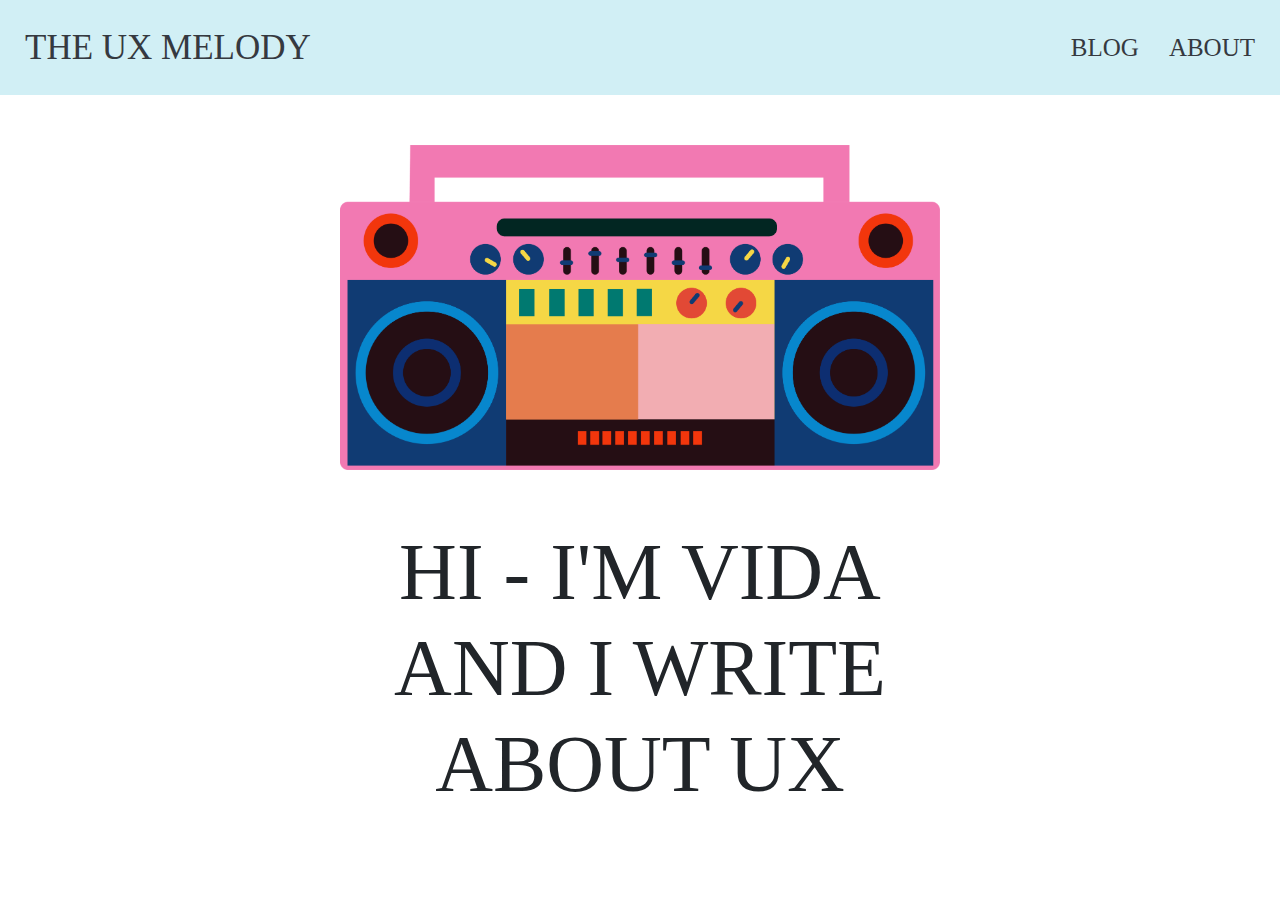
<file: index.html>
<!DOCTYPE html>
<html lang ="en">
<head>
    <meta charset="utf-8">
    <meta name="viewport" content="width=device-width,initial-scale=1.0">
    <link rel="stylesheet" href="https://stackpath.bootstrapcdn.com/bootstrap/4.3.1/css/bootstrap.min.css" integrity="sha384-ggOyR0iXCbMQv3Xipma34MD+dH/1fQ784/j6cY/iJTQUOhcWr7x9JvoRxT2MZw1T" crossorigin="anonymous">
    <link rel="stylesheet" href="style.css">
 
    <title>The UX Melody</title>
    
 </head>
    
    
<nav>
    
    <div class="header">
        <a href="index.html" class="logo">THE UX MELODY</a>
        <div class="header-right">
            <a class="active" onclick="underline(this);" href="blog.html">BLOG</a>
            <a onclick="underline(this);" href="about.html">ABOUT</a>
        </div>
    </div>
    
</nav>   

<div>

    <img class = "boombox" src = "images/Boombox.png" alt = "Boombox Graphic"/>
    
    <br>
    
    <div class = "div_text">
        <h1 class = "intro_text">HI - I'M VIDA AND I WRITE ABOUT UX</h1>
    </div>
    
</div>
</file>
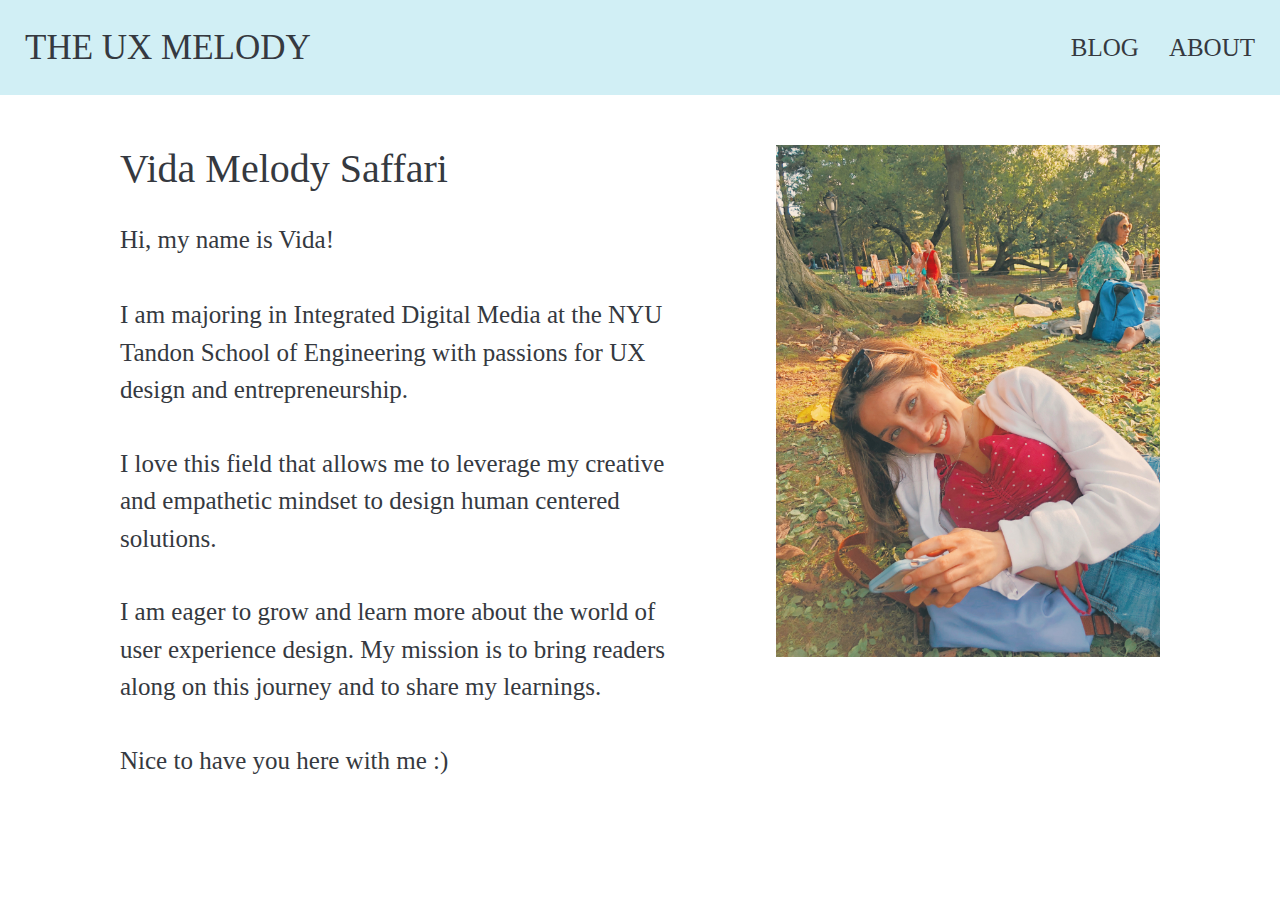
<file: about.html>
<!DOCTYPE html>
<html lang="en">
<head>
    <meta charset="utf-8">
    <meta name="viewport" content="width=device-width, initial-scale=1.0">
     <link rel="stylesheet" href="https://stackpath.bootstrapcdn.com/bootstrap/4.3.1/css/bootstrap.min.css" integrity="sha384-ggOyR0iXCbMQv3Xipma34MD+dH/1fQ784/j6cY/iJTQUOhcWr7x9JvoRxT2MZw1T" crossorigin="anonymous">
    <link rel="stylesheet" href="style.css">
    
<nav>
    
    <div class="header">
        <a href="index.html" class="logo">THE UX MELODY</a>
        <div class="header-right">
            <a class="active" onclick="underline(this);" href="blog.html">BLOG</a>
            <a onclick="underline(this);" href="about.html">ABOUT</a>
        </div>
    </div>
    
</nav>  

<div>

    <img id = "about_image" src = "images/profilephoto.JPG" alt = "Vida Portrait"/>

    <div class = "about_paragraph">
        
        <h1 id = "about_title">Vida Melody Saffari</h1>
    
        <p class = "about_text">Hi, my name is Vida! <br><br> I am majoring in Integrated Digital Media at the NYU Tandon School of  Engineering with passions for UX design and entrepreneurship.</p>
            
        <p class = "about_text"> I love this field that allows me to leverage my creative and empathetic mindset to design human centered solutions.</p>

        <p class = "about_text">I am eager to grow and learn more about the world of user experience design. My mission is to bring readers along on this journey and to share my learnings.</p>

        <p class = "about_text">Nice to have you here with me :) </p>
    
    </div>
    
</div>
</file>
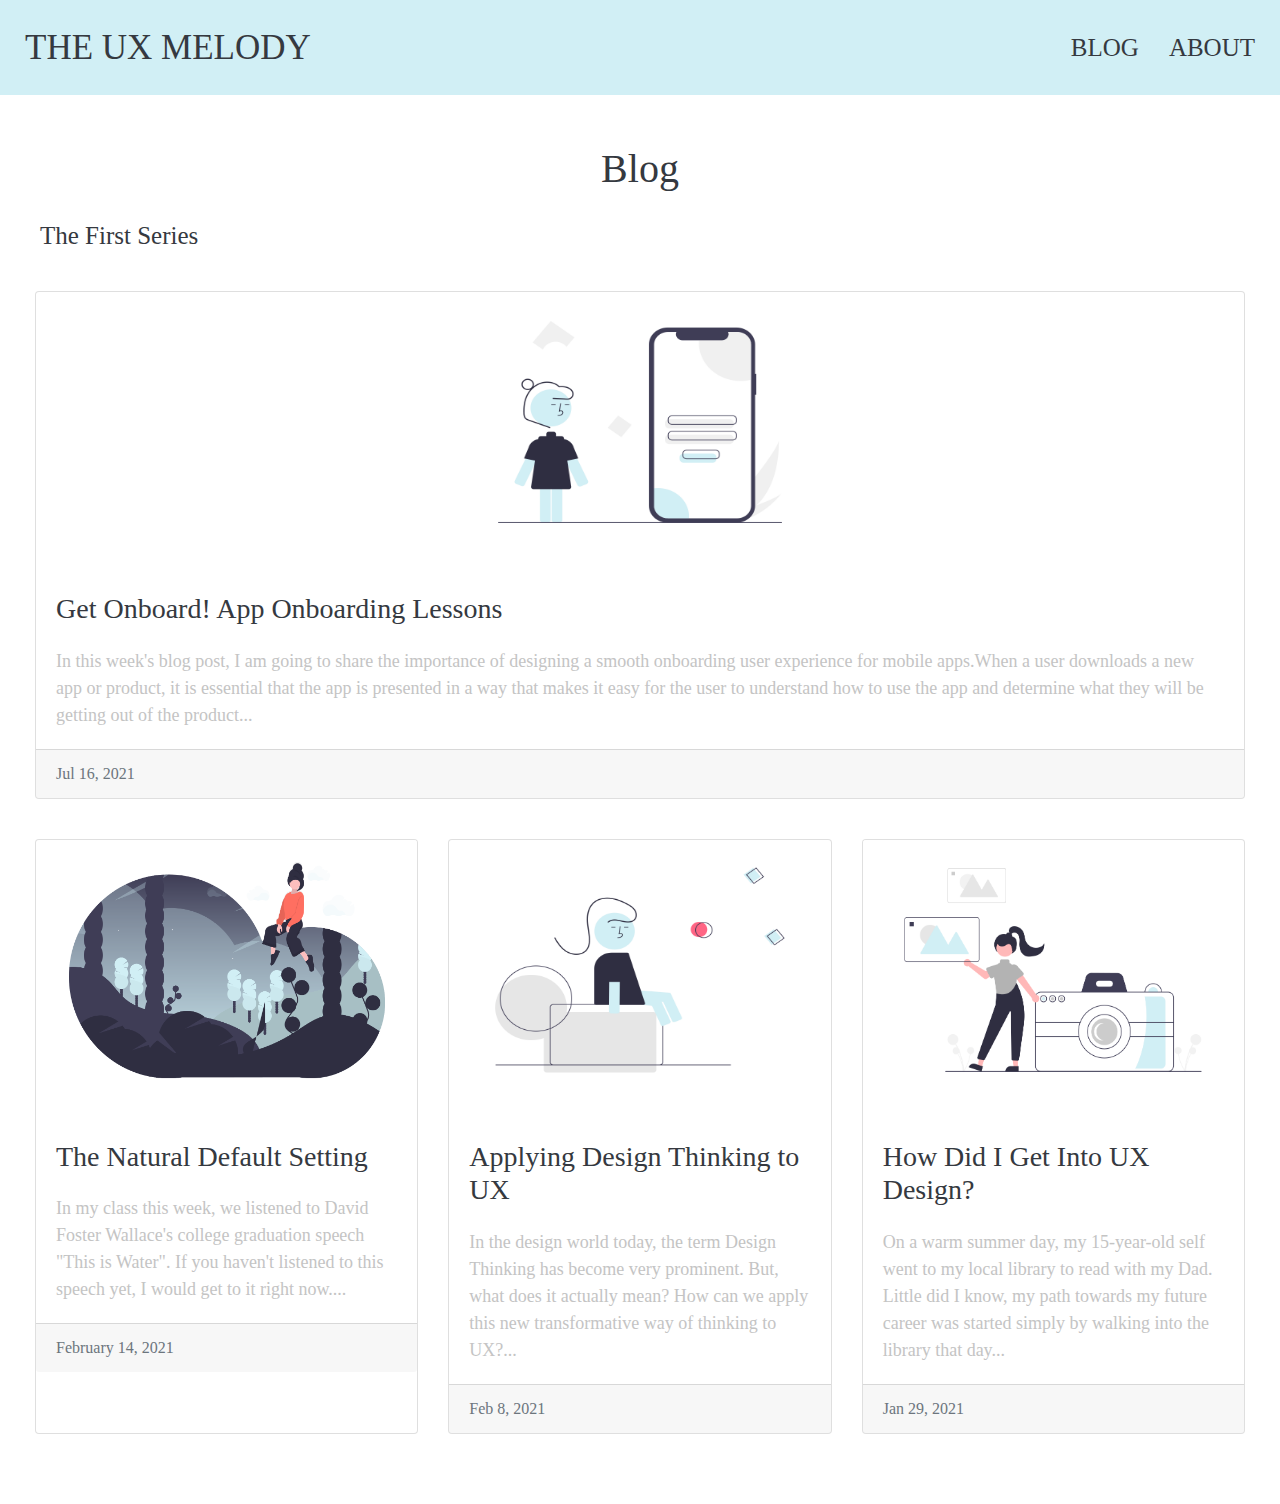
<file: blog.html>
<!DOCTYPE html>
<html lang="en">
<head>
    <meta charset="utf-8">
    <meta name="viewport" content="width=device-width, initial-scale=1.0">
    <link rel="stylesheet" href="https://stackpath.bootstrapcdn.com/bootstrap/4.3.1/css/bootstrap.min.css" integrity="sha384-ggOyR0iXCbMQv3Xipma34MD+dH/1fQ784/j6cY/iJTQUOhcWr7x9JvoRxT2MZw1T" crossorigin="anonymous">
    <link rel="stylesheet" href="style.css">
    
<nav>
    
    <div class="header">
        <a href="index.html" class="logo">THE UX MELODY</a>
        <div class="header-right">
            <a class="active" onclick="underline(this);" href="blog.html">BLOG</a>
            <a onclick="underline(this);" href="about.html">ABOUT</a>
        </div>
    </div>
    
</nav>   
    

<div class = "div_blog">
    
    <h1 class = "blog_title">Blog</h1>
</div>
    
<div class  = "section">
    
     <h2 class = "section_title">The First Series</h2>
    
    <div class="card-deck">
    
    <!-- Card One-->
        <div class="card">
        <a href = "blogpost4.html" class = "card-link">
                <img class="card-img-top" src="images/onboarding.png" alt="Mobile App Onboarding">
                <div class="card-body">
                    <h5 class="card-title">Get Onboard! App Onboarding Lessons</h5>
                    <p class="card-text">In this week's blog post, I am going to share the importance of designing a smooth onboarding user experience for mobile apps.When a user downloads a new app or product, it is essential that the app is presented in a way that makes it easy for the user to understand how to use the app and determine what they will be getting out of the product...</p>
                </div>
                <div class="card-footer">
                    <small class="text-muted">Jul 16, 2021</small>
                </div>
            </a>
        </div>
    </div>
    
    
    <div class="card-deck">
        
        <!-- Card Three-->
        <div class="card">
        <a href = "blogpost3.html" class = "card-link">
            <img class="card-img-top" src="images/naturaldefaultsetting.png" alt="Dreaming">
            <div class="card-body">
                <h5 class="card-title">The Natural Default Setting</h5>
                <p class="card-text">In my class this week, we listened to David Foster Wallace's college graduation speech "This is Water". If you haven't listened to this speech yet, I would get to it right now....</p>
            </div>
            <div class="card-footer">
                <small class="text-muted">February 14, 2021</small>
            </div>
        </a>
    </div>
        
        <!-- Card Two-->
        <div class="card">
        <a href = "blogpost2.html" class = "card-link">
            <img class="card-img-top" src="images/designthinking.png" alt="Design Thinking">
            <div class="card-body">
                <h5 class="card-title">Applying Design Thinking to UX</h5>
                <p class="card-text">In the design world today, the term Design Thinking has become very prominent. But, what does it actually mean? How can we apply this new transformative way of thinking to UX?...</p>
            </div>
            <div class="card-footer">
                <small class="text-muted">Feb 8, 2021</small>
            </div>
        </a>
    </div>
        
        <!-- Card One-->
        <div class="card">
        <a href = "blogpost1.html" class = "card-link">
                <img class="card-img-top" src="images/camera.png" alt="Camera Illustration">
                <div class="card-body">
                    <h5 class="card-title">How Did I Get Into UX Design?</h5>
                    <p class="card-text">On a warm summer day, my 15-year-old self went to my local library to read with my Dad. Little did I know, my path towards my future career was started simply by walking into the library that day...</p>
                </div>
                <div class="card-footer">
                    <small class="text-muted">Jan 29, 2021</small>
                </div>
            </a>
        </div>
    </div>
</div>
</file>
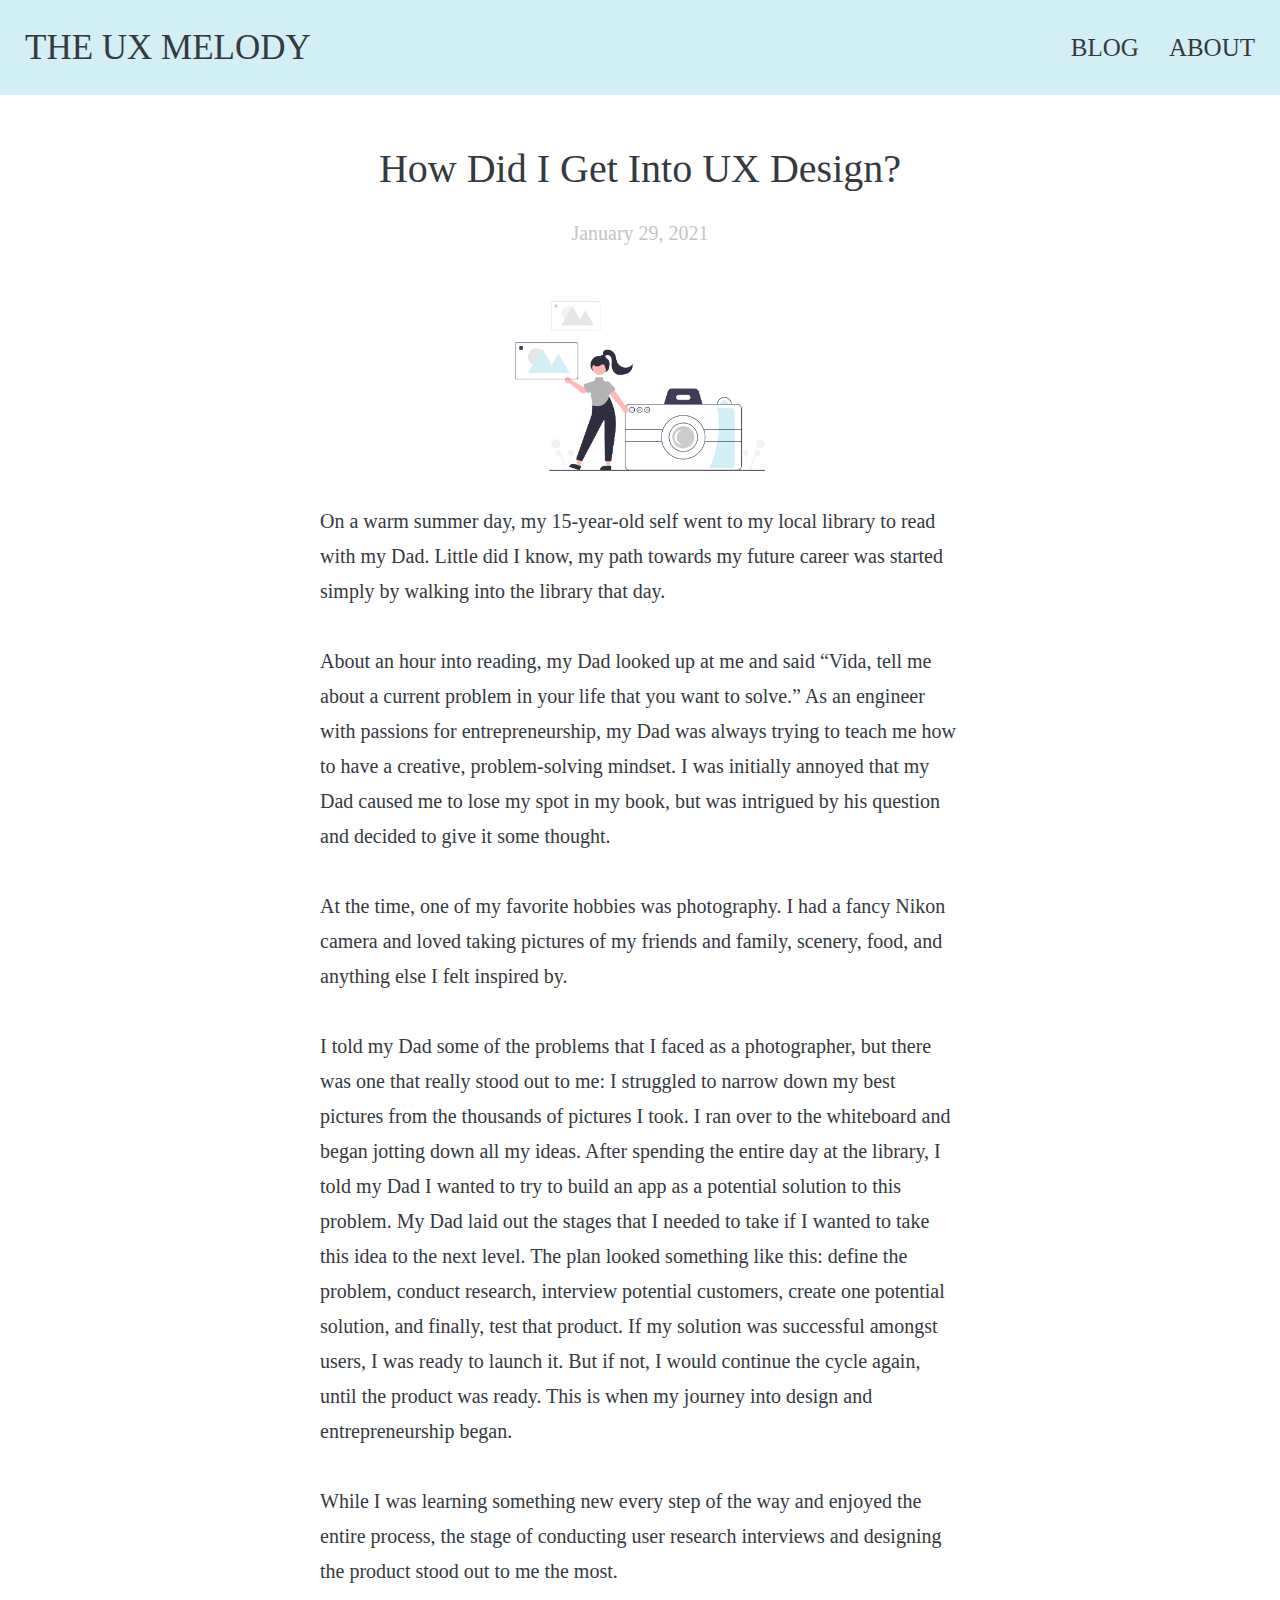
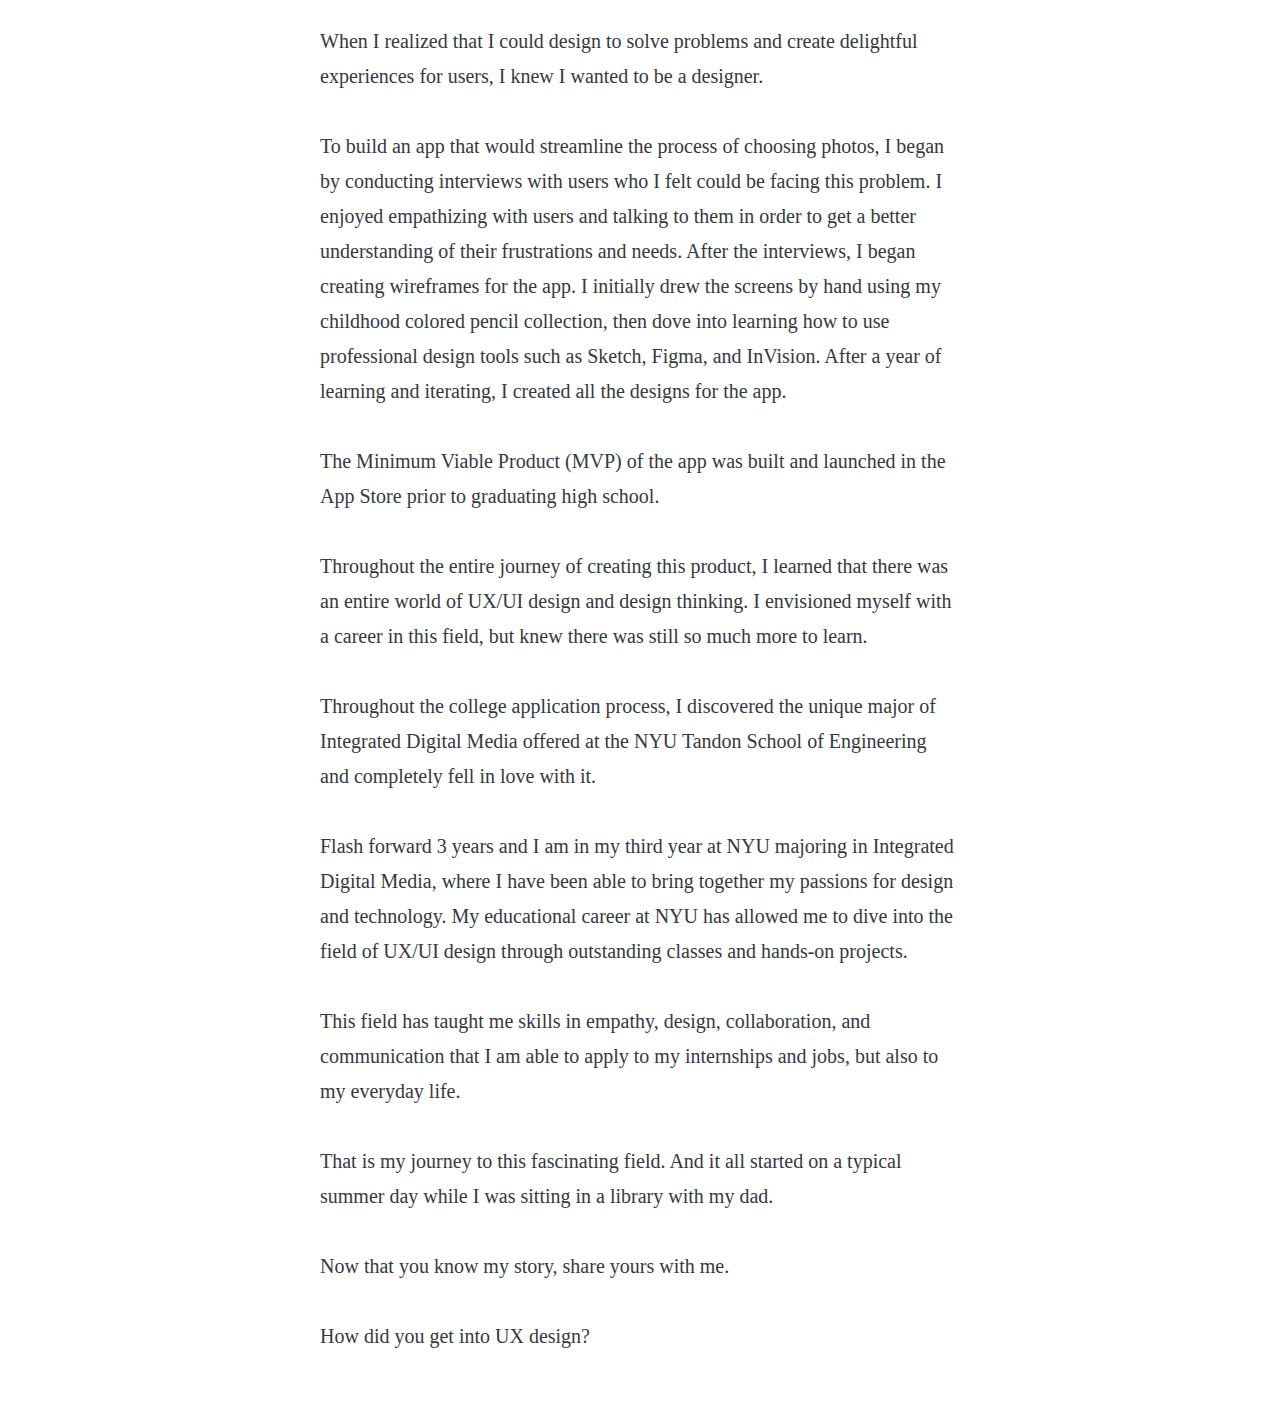
<file: blogpost1.html>
<!DOCTYPE html>
<html lang="en">
<head>
    <meta charset="utf-8">
    <meta name="viewport" content="width=device-width, initial-scale=1.0">
    <link rel="stylesheet" href="https://stackpath.bootstrapcdn.com/bootstrap/4.3.1/css/bootstrap.min.css" integrity="sha384-ggOyR0iXCbMQv3Xipma34MD+dH/1fQ784/j6cY/iJTQUOhcWr7x9JvoRxT2MZw1T" crossorigin="anonymous">
    <link rel="stylesheet" href="style.css">
    
<nav>
    
    <div class="header">
        <a href="index.html" class="logo">THE UX MELODY</a>
        <div class="header-right">
            <a class="active" onclick="underline(this);" href="blog.html">BLOG</a>
            <a onclick="underline(this);" href="about.html">ABOUT</a>
        </div>
    </div>
    
</nav>
    
<div class = "div_blog">
    
    <h1 class = "article_title">How Did I Get Into UX Design?</h1>
    
    <h2 class = "article_date">January 29, 2021</h2>
    
    <div class = "article">
        
            <img class = "article_image" src = "images/camera.png" alt = "Camera Illustration"/>
         
            <p class = "article_body">On a warm summer day, my 15-year-old self went to my local library to read with my Dad. Little did I know, my path towards my future career was started simply by walking into the library that day.
            
            <br><br>

            About an hour into reading, my Dad looked up at me and said “Vida, tell me about a current problem in your life that you want to solve.” As an engineer with passions for entrepreneurship, my Dad was always trying to teach me how to have a creative, problem-solving mindset. I was initially annoyed that my Dad caused me to lose my spot in my book, but was intrigued by his question and decided to give it some thought.
            
            <br><br>

            At the time, one of my favorite hobbies was photography. I had a fancy Nikon camera and loved taking pictures of my friends and family, scenery, food, and anything else I felt inspired by.
            
            <br><br>

            I told my Dad some of the problems that I faced as a photographer, but there was one that really stood out to me: I struggled to narrow down my best pictures from the thousands of pictures I took. I ran over to the whiteboard and began jotting down all my ideas. After spending the entire day at the library, I told my Dad I wanted to try to build an app as a potential solution to this problem. My Dad laid out the stages that I needed to take if I wanted to take this idea to the next level. The plan looked something like this: define the problem, conduct research, interview potential customers, create one potential solution, and finally, test that product. If my solution was successful amongst users, I was ready to launch it. But if not, I would continue the cycle again, until the product was ready. This is when my journey into design and entrepreneurship began.
                
            <br><br>
                
            While I was learning something new every step of the way and enjoyed the entire process, the stage of conducting user research interviews and designing the product stood out to me the most.
                
            <br><br>

            When I realized that I could design to solve problems and create delightful experiences for users, I knew I wanted to be a designer.
                
            <br><br>

            To build an app that would streamline the process of choosing photos, I began by conducting interviews with users who I felt could be facing this problem. I enjoyed empathizing with users and talking to them in order to get a better understanding of their frustrations and needs. After the interviews, I began creating wireframes for the app. I initially drew the screens by hand using my childhood colored pencil collection, then dove into learning how to use professional design tools such as Sketch, Figma, and InVision. After a year of learning and iterating, I created all the designs for the app.
            
            <br><br>

            The Minimum Viable Product (MVP) of the app was built and launched in the App Store prior to graduating high school.  
            
            <br><br>

            Throughout the entire journey of creating this product, I learned that there was an entire world of UX/UI design and design thinking. I envisioned myself with a career in this field, but knew there was still so much more to learn.
            
            <br><br>

            Throughout the college application process, I discovered the unique major of Integrated Digital Media offered at the NYU Tandon School of Engineering and completely fell in love with it.
                
            <br><br>

            Flash forward 3 years and I am in my third year at NYU majoring in Integrated Digital Media, where I have been able to bring together my passions for design and technology. My educational career at NYU has allowed me to dive into the field of UX/UI design through outstanding classes and hands-on projects.
                
            <br><br>

            This field has taught me skills in empathy, design, collaboration, and communication that I am  able to apply to my internships and jobs, but also to my everyday life.
            
            <br><br>

            That is my journey to this fascinating  field. And it all started on a typical summer day while I was sitting in a library with my dad.
                
            <br><br>

            Now that you know my story, share yours with me.
                
            <br><br>

            How did you get into UX design?</p>
                
    </div>
    
</div>
</file>
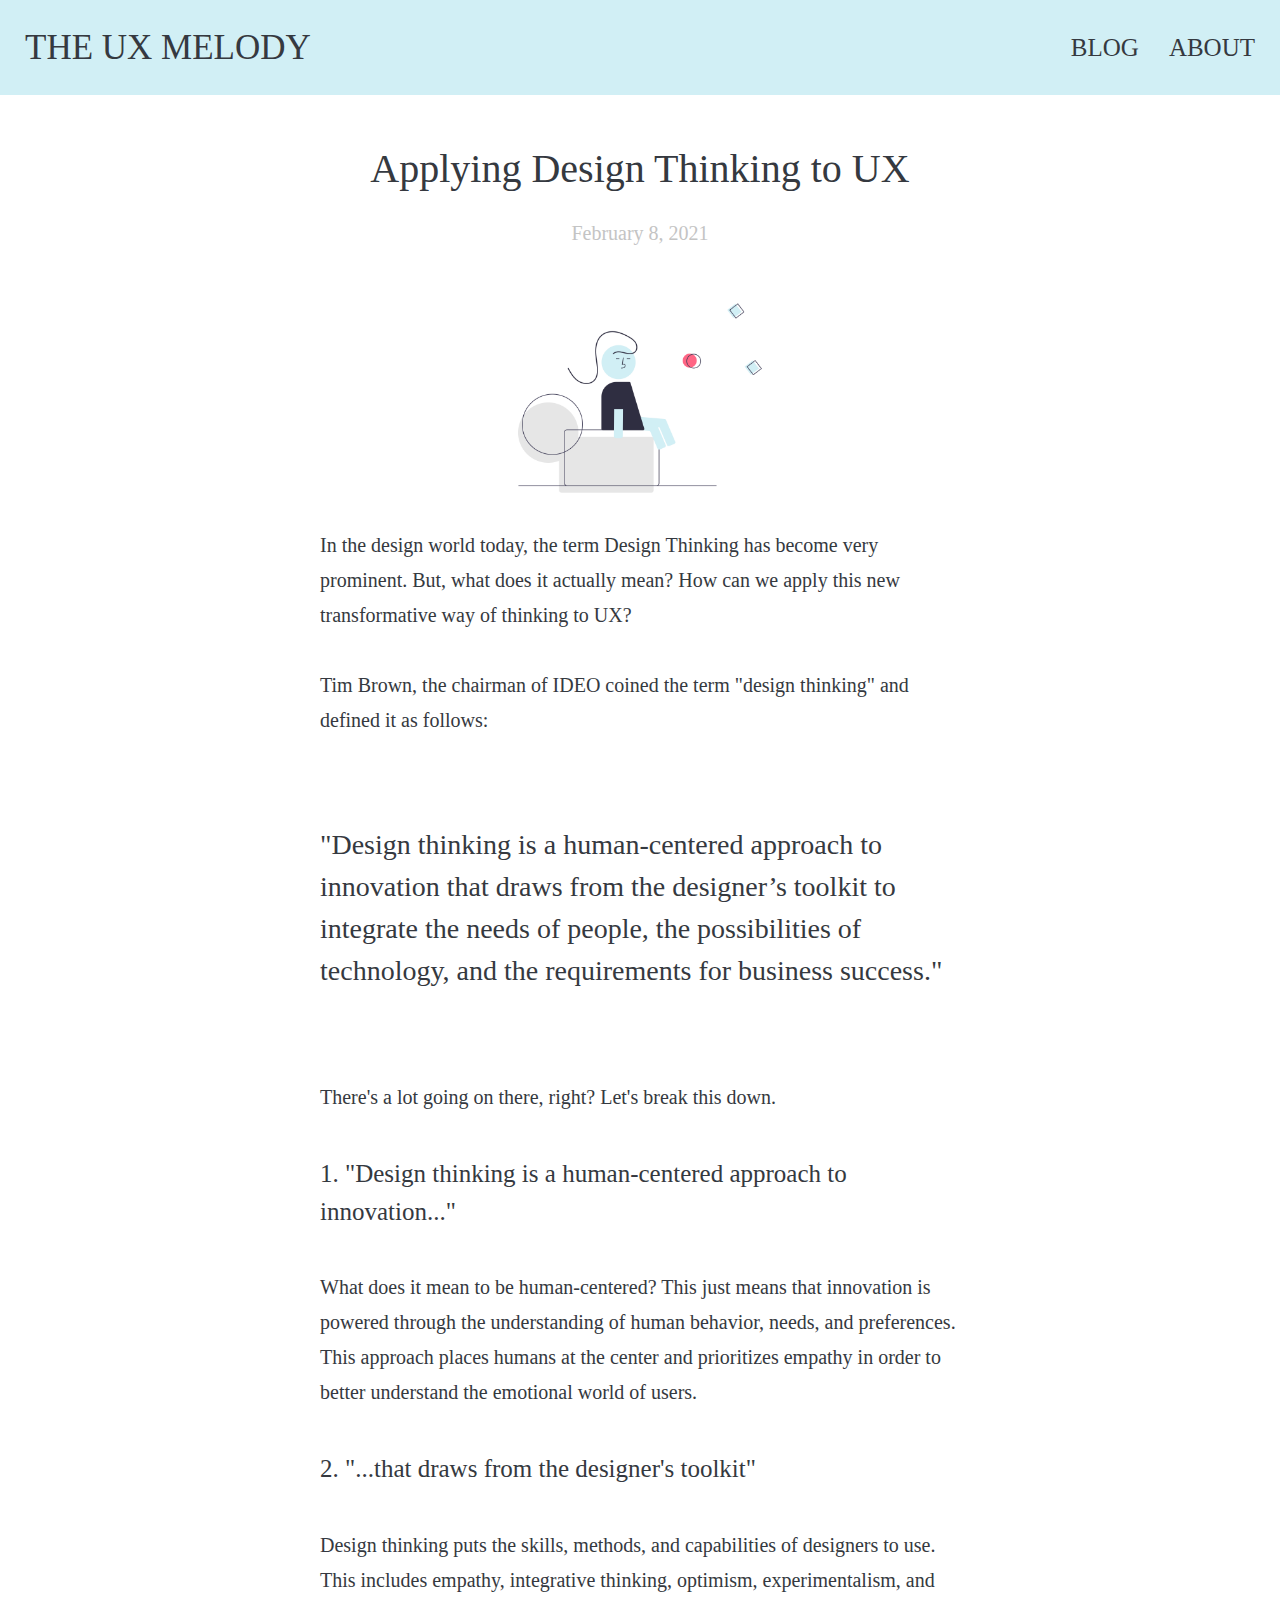
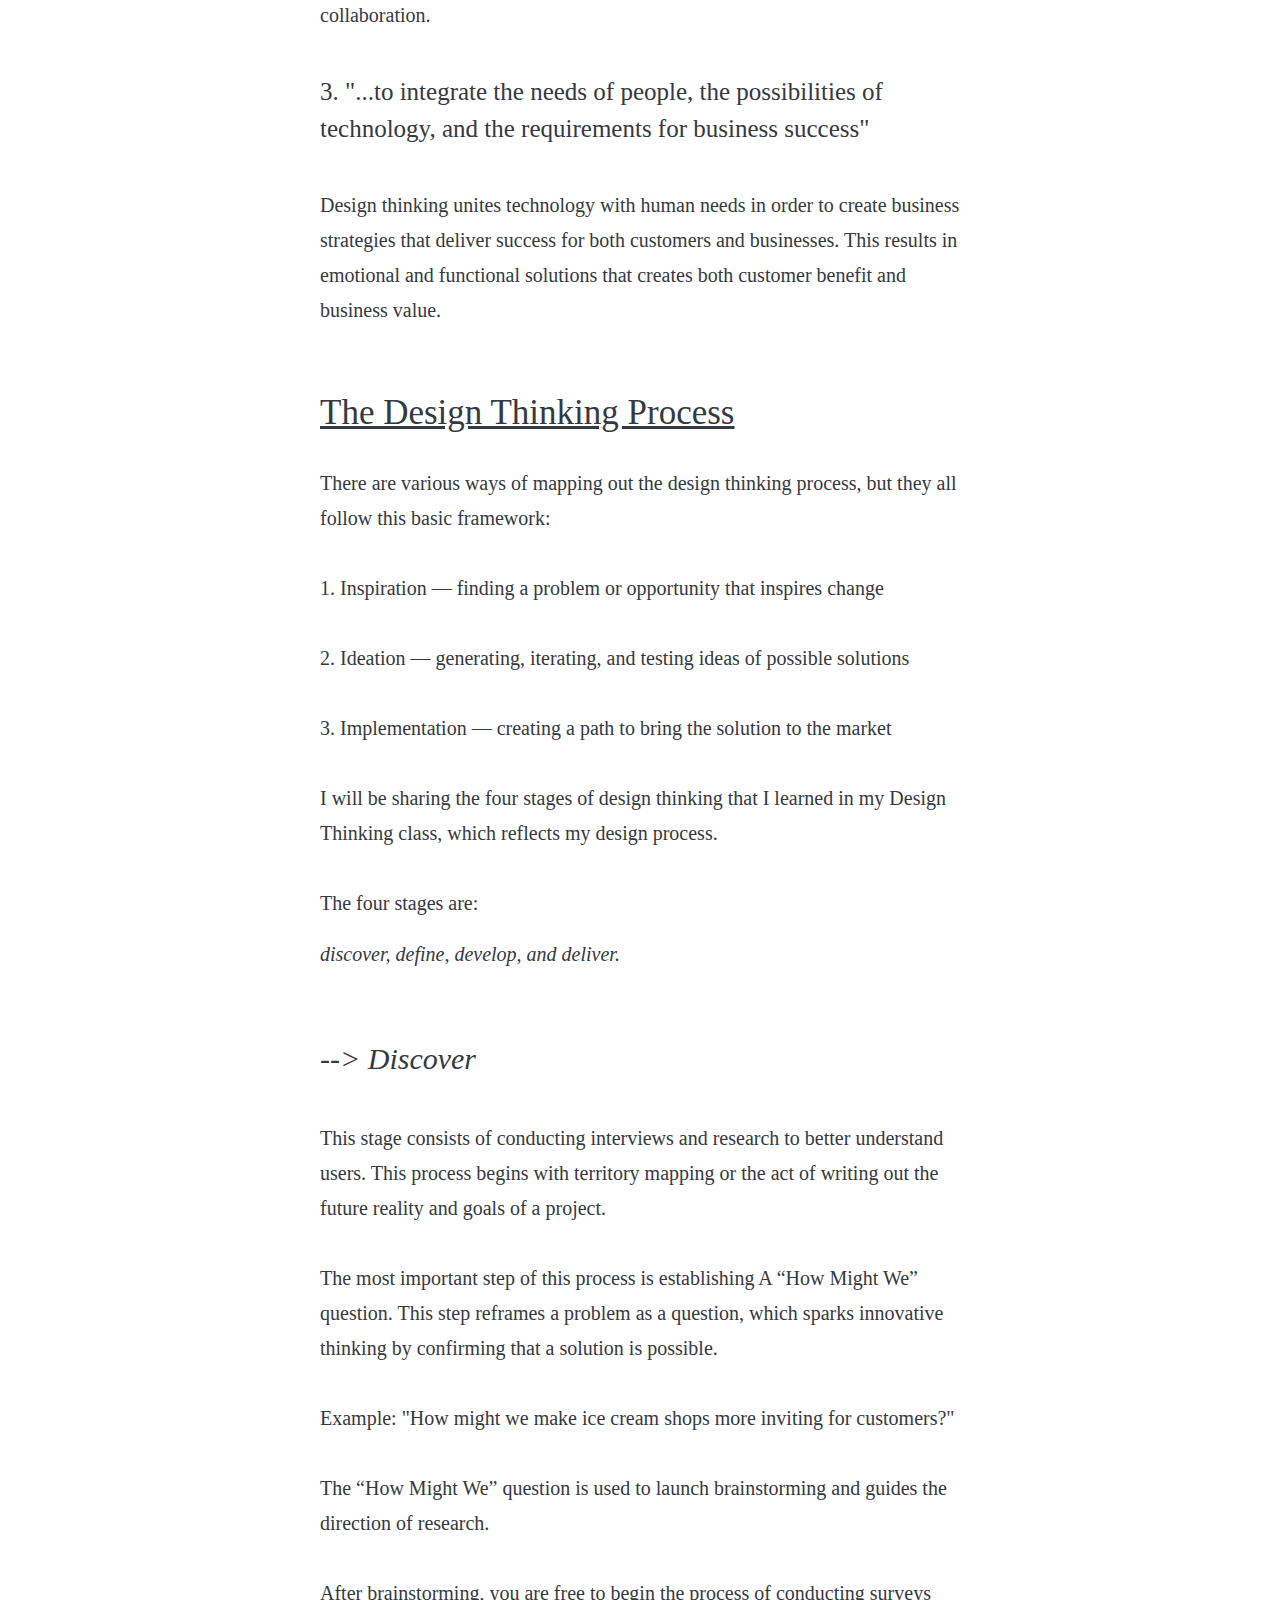
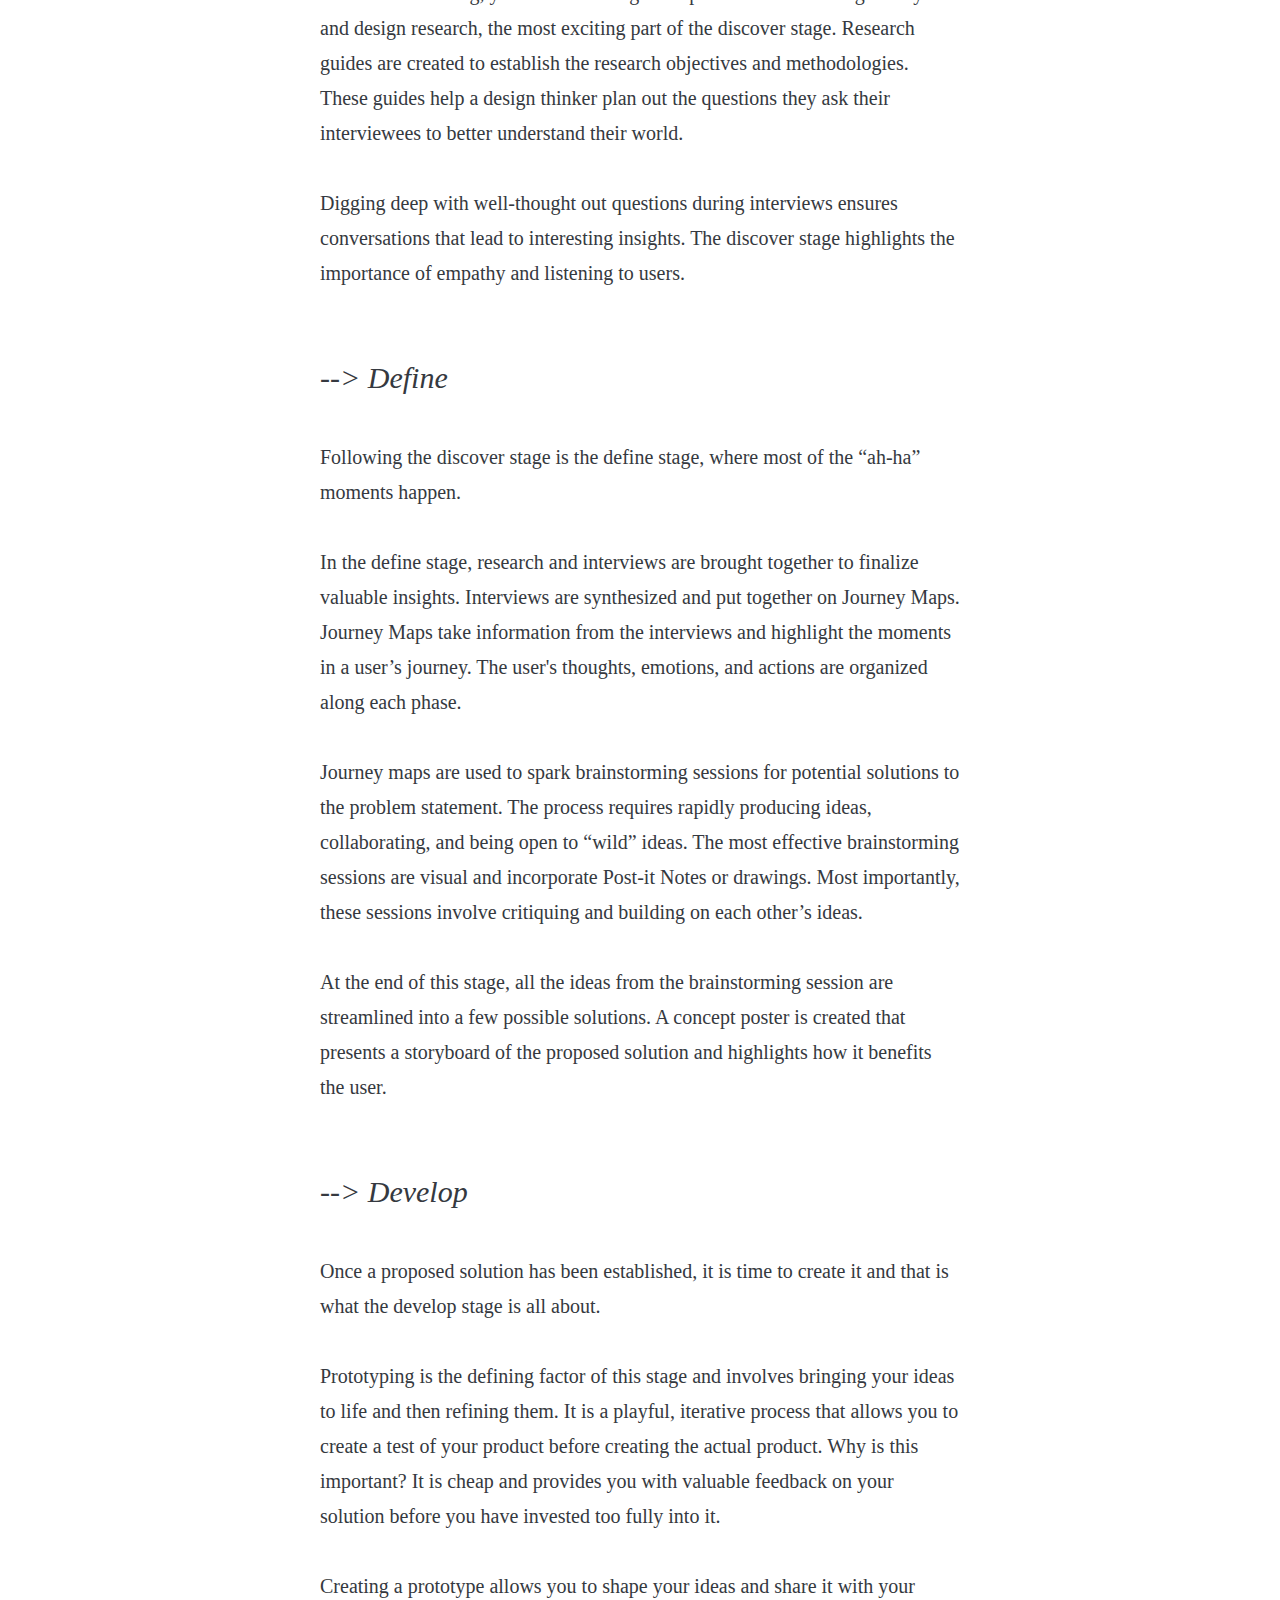
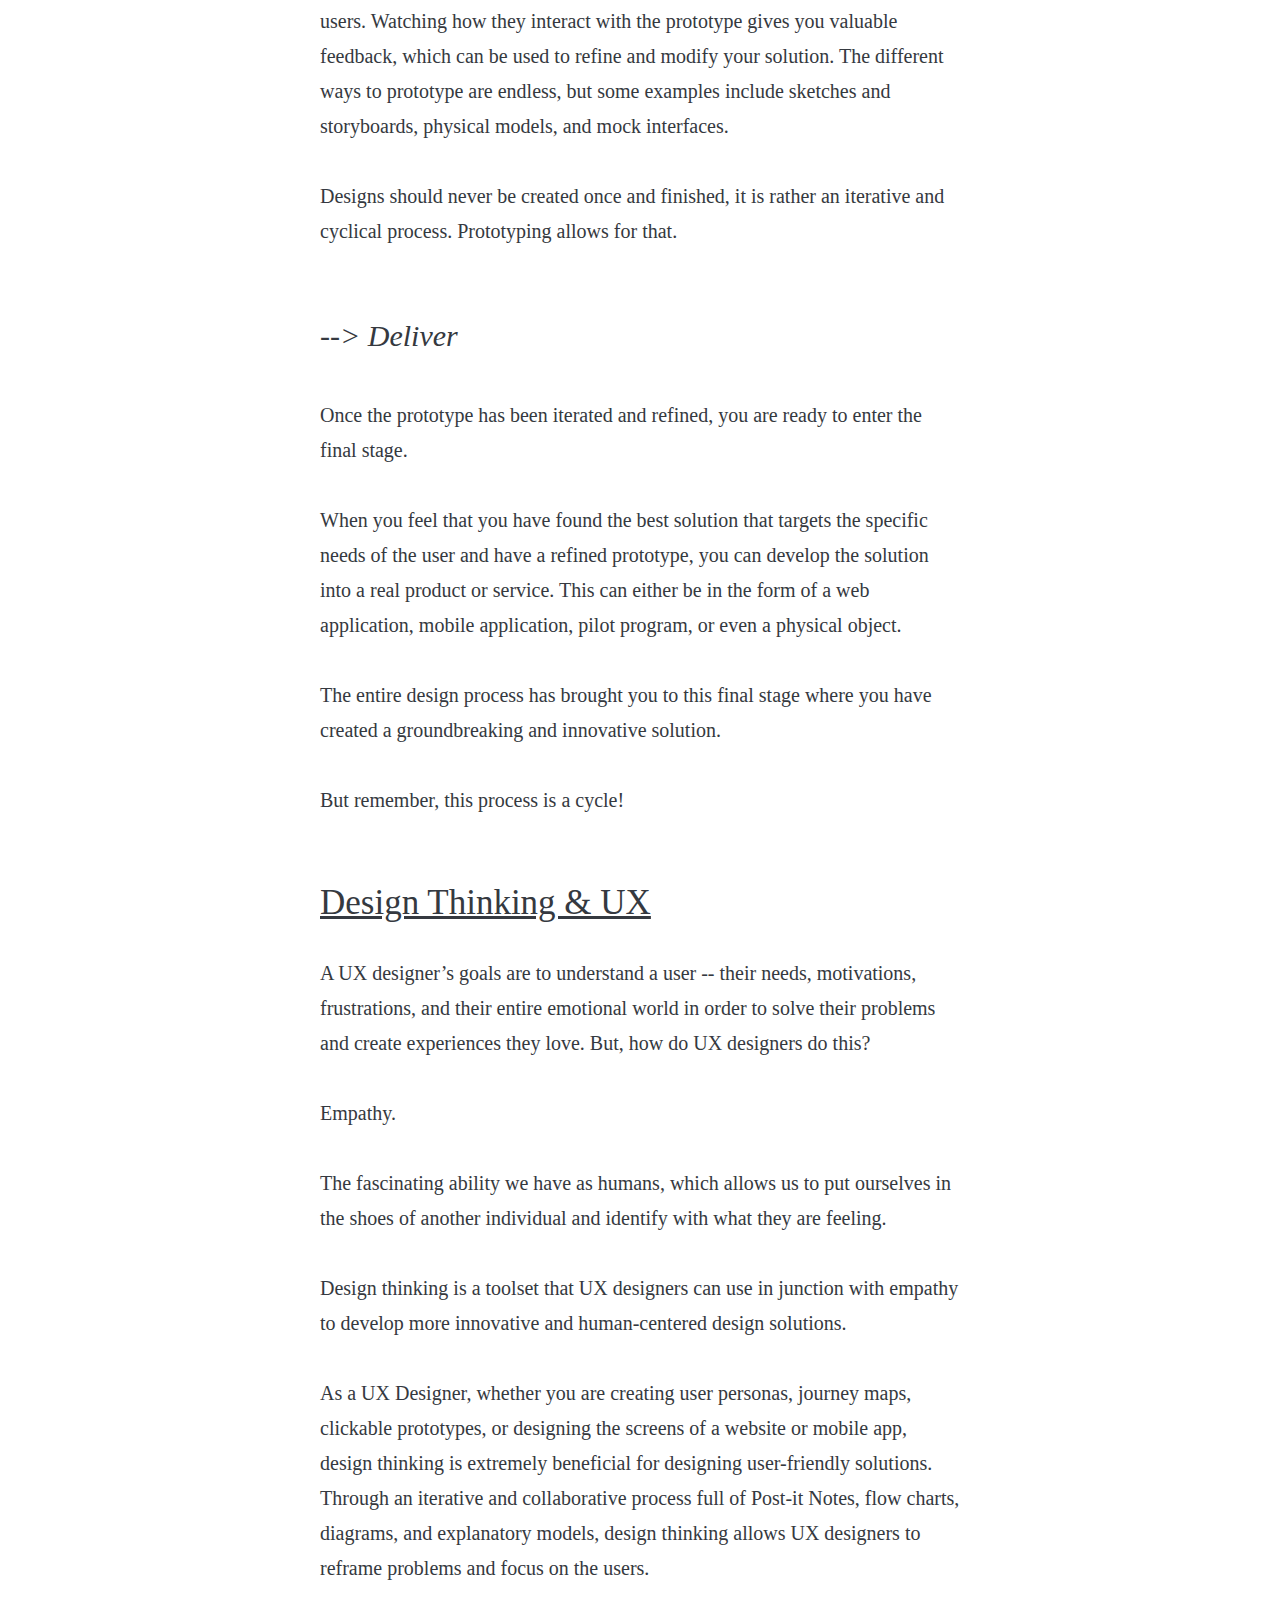
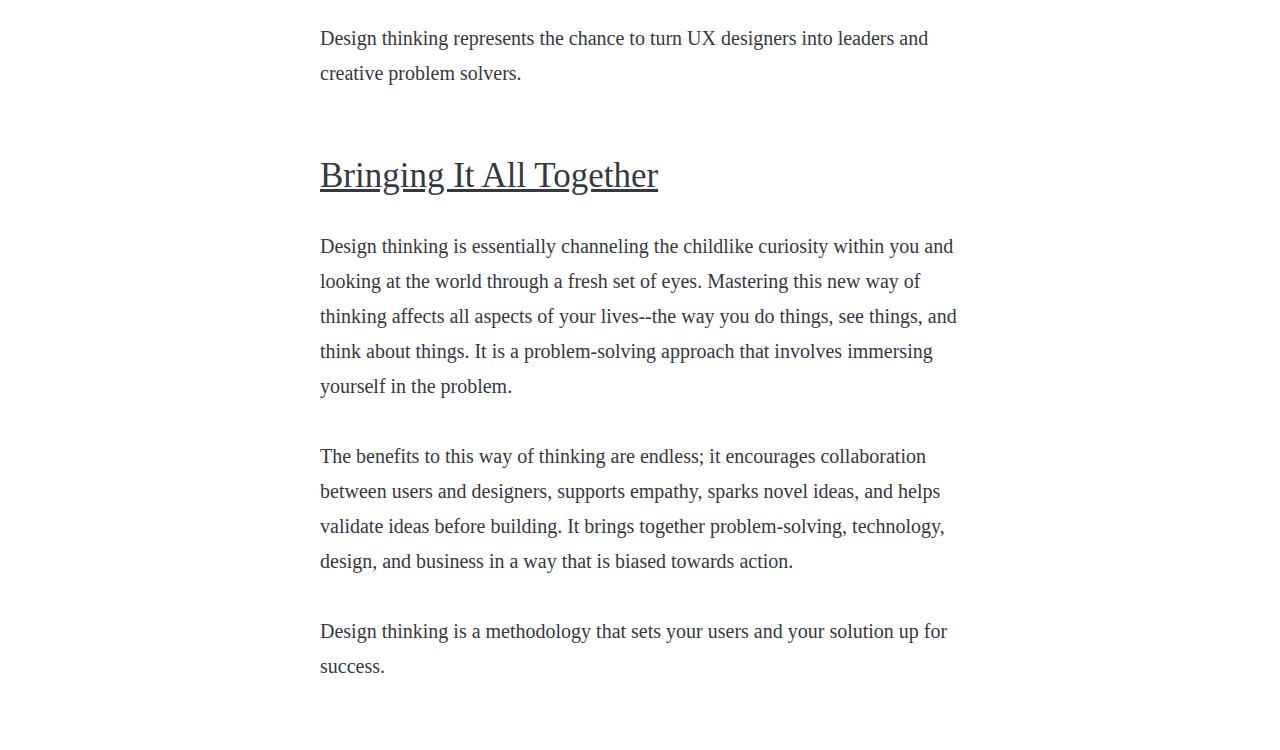
<file: blogpost2.html>
<!DOCTYPE html>
<html lang="en">
<head>
    <meta charset="utf-8">
    <meta name="viewport" content="width=device-width, initial-scale=1.0">
    <link rel="stylesheet" href="https://stackpath.bootstrapcdn.com/bootstrap/4.3.1/css/bootstrap.min.css" integrity="sha384-ggOyR0iXCbMQv3Xipma34MD+dH/1fQ784/j6cY/iJTQUOhcWr7x9JvoRxT2MZw1T" crossorigin="anonymous">
    <link rel="stylesheet" href="style.css">
    
<nav>
    
    <div class="header">
        <a href="index.html" class="logo">THE UX MELODY</a>
        <div class="header-right">
            <a class="active" onclick="underline(this);" href="blog.html">BLOG</a>
            <a onclick="underline(this);" href="about.html">ABOUT</a>
        </div>
    </div>
    
</nav>
    
<div class = "div_blog">
    
    <h1 class = "article_title">Applying Design Thinking to UX</h1>
    
    <h2 class = "article_date">February 8, 2021</h2>
    
    <div class = "article">
        
            <img class = "article_image" src = "images/designthinking.png" alt = "Design Thinking"/>
         
            <p class = "article_body">In the design world today, the term Design Thinking has become very prominent. But, what does it actually mean? How can we apply this new transformative way of thinking to UX? 
            
            <br><br>
            
            Tim Brown, the chairman of IDEO coined the term "design thinking" and defined it as follows: 
                
            <br><br><br>
                
            <p class ="quote">"Design thinking is a human-centered approach to innovation that draws from the designer’s toolkit to integrate the needs of people, the possibilities of technology, and the requirements for business success."</p>
            
            <br><br><br>

                <p class = "article_body">There's a lot going on there, right? Let's break this down. </p>
                
                <br>

                <p class ="quote_2">1. "Design thinking is a human-centered approach to innovation..."</p>
                
                <br>

                    <p class = "article_body">What does it mean to be human-centered? This just means that innovation is powered through the understanding of human behavior, needs, and preferences. This approach places humans at the center and prioritizes empathy in order to better understand the emotional world of users.</p>
                
                <br>

                <p class ="quote_2">2. "...that draws from the designer's toolkit"</p> 
                
                <br>

                    <p class = "article_body">Design thinking puts the skills, methods, and capabilities of designers to use. This includes empathy, integrative thinking, optimism, experimentalism, and collaboration.</p>
                
                <br>

                <p class ="quote_2">3. "...to integrate the needs of people, the possibilities of technology, and the requirements for business success"</p>
                
                <br>

                    <p class = "article_body">Design thinking unites technology with human needs in order to create business strategies that deliver success for both customers and businesses. This results in emotional and functional solutions that creates both customer benefit and business value.</p>
            
            <br><br>
                
            <h1 class = "sub_title">The Design Thinking Process</h1>
        
            <br>
        
            <p class = "article_body">There are various ways of mapping out the design thinking process, but they all follow this basic framework:
                
            <br><br>

            1. Inspiration — finding a problem or opportunity that inspires change
                <br><br>
            2. Ideation — generating, iterating, and testing ideas of possible solutions
                <br><br>
            3. Implementation — creating a path to bring the solution to the market
                <br><br>

            I will be sharing the four stages of design thinking that I learned in my Design Thinking class, which reflects my design process.
                
                <br><br>

            The four stages are:</p><p class = "article_body" style = "font-style:italic">discover, define, develop, and deliver.</p>
                
                <br><br>

                <p class ="sub_sub_title">--> Discover</p>
                
                <br>

                 <p class = "article_body">This stage consists of conducting interviews and research to better understand users. This process begins with territory mapping or the act of writing out the future reality and goals of a project. 
                
                <br><br>

                The most important step of this process is establishing A “How Might We” question. This step reframes a problem as a question, which sparks innovative thinking by confirming that a solution is possible. 
                
                <br><br>

                Example: "How might we make ice cream shops more inviting for customers?"
                
                <br><br>

                The “How Might We” question is used to launch brainstorming and guides the direction of research.
                
                <br><br>

                After brainstorming, you are free to begin the process of conducting surveys and design research, the most exciting part of the discover stage. Research guides are created to establish the research objectives and methodologies. These guides help a design thinker plan out the questions they ask their interviewees to better understand their world. 
                
                <br><br>

                Digging deep with well-thought out questions during interviews ensures conversations that lead to interesting insights. The discover stage highlights the importance of empathy and listening to users.</p>
                
                <br><br>

                <p class ="sub_sub_title">--> Define</p>
                
                <br>

                <p class = "article_body">Following the discover stage is the define stage, where most of the “ah-ha” moments happen. 
                
                <br><br>

                In the define stage, research and interviews are brought together to finalize valuable insights. Interviews are synthesized and put together on Journey Maps. Journey Maps take information from the interviews and highlight the moments in a user’s journey. The user's thoughts, emotions, and actions are organized along each phase. 
                
                <br><br>

                Journey maps are used to spark brainstorming sessions for potential solutions to the problem statement. The process requires rapidly producing ideas, collaborating, and being open to “wild” ideas. The most effective brainstorming sessions are visual and incorporate Post-it Notes or drawings. Most importantly, these sessions involve critiquing and building on each other’s ideas. 
                
                <br><br>

                At the end of this stage, all the ideas from the brainstorming session are streamlined into a few possible solutions. A concept poster is created that presents a storyboard of the proposed solution and highlights how it benefits the user.</p>
                
                <br><br>

                <p class ="sub_sub_title">--> Develop</p>
                
                <br>

                <p class = "article_body">Once a proposed solution has been established, it is time to create it and that is what the develop stage is all about. 
                
                <br><br>

                Prototyping is the defining factor of this stage and involves bringing your ideas to life and then refining them. It is a playful, iterative process that allows you to create a test of your product before creating the actual product. Why is this important? It is cheap and provides you with valuable feedback on your solution before you have invested too fully into it. 
                
                <br><br>

                Creating a prototype allows you to shape your ideas and share it with your users. Watching how they interact with the prototype gives you valuable feedback, which can be used to refine and modify your solution. The different ways to prototype are endless, but some examples include sketches and storyboards, physical models, and mock interfaces. 
                
                <br><br>

                Designs should never be created once and finished, it is rather an iterative and cyclical process. Prototyping allows for that.</p>
                
                <br><br>

                <p class ="sub_sub_title">--> Deliver</p>

                <br>
                
                <p class = "article_body">Once the prototype has been iterated and refined, you are ready to enter the final stage.
                
                <br><br>

                When you feel that you have found the best solution that targets the specific needs of the user and have a refined prototype, you can develop the solution into a real product or service. This can either be in the form of a web application, mobile application, pilot program, or even a physical object. 
                
                <br><br>

                The entire design process has brought you to this final stage where you have created a groundbreaking and innovative solution.
                
                <br><br>

                But remember, this process is a cycle!</p>

            
            <br><br>
        
            <h1 class = "sub_title">Design Thinking & UX</h1>
        
            <br>

            <p class = "article_body">A UX designer’s goals are to understand a user -- their needs, motivations, frustrations, and their entire emotional world in order to solve their problems and create experiences they love. But, how do UX designers do this?
                
            <br><br>

            Empathy. 
                
            <br><br>

            The fascinating ability we have as humans, which allows us to put ourselves in the shoes of another individual and identify with what they are feeling. 
                
            <br><br>

            Design thinking is a toolset that UX designers can use in junction with empathy to develop more innovative and human-centered design solutions. 
                
            <br><br>

            As a UX Designer, whether you are creating user personas, journey maps, clickable prototypes, or designing the screens of a website or mobile app, design thinking is extremely beneficial for designing user-friendly solutions. Through an iterative and collaborative process full of Post-it Notes, flow charts, diagrams, and explanatory models, design thinking allows UX designers to reframe problems and focus on the users.
            
            <br><br>

            Design thinking represents the chance to turn UX designers into leaders and creative problem solvers.</p>
                
            <br><br>
                
            <h1 class = "sub_title">Bringing It All Together</h1>
                
            <br>

            <p class = "article_body">Design thinking is essentially channeling the childlike curiosity within you and looking at the world through a fresh set of eyes. Mastering this new way of thinking affects all aspects of your lives--the way you do things, see things, and think about things. It is a problem-solving approach that involves immersing yourself in the problem. 
                
            <br><br>

            The benefits to this way of thinking are endless; it encourages collaboration between users and designers, supports empathy, sparks novel ideas, and helps validate ideas before building. It brings together problem-solving, technology, design, and business in a way that is biased towards action. 
                
            <br><br>

            Design thinking is a methodology that sets your users and your solution up for success.</p>
                
    </div>
    
</div>
</file>
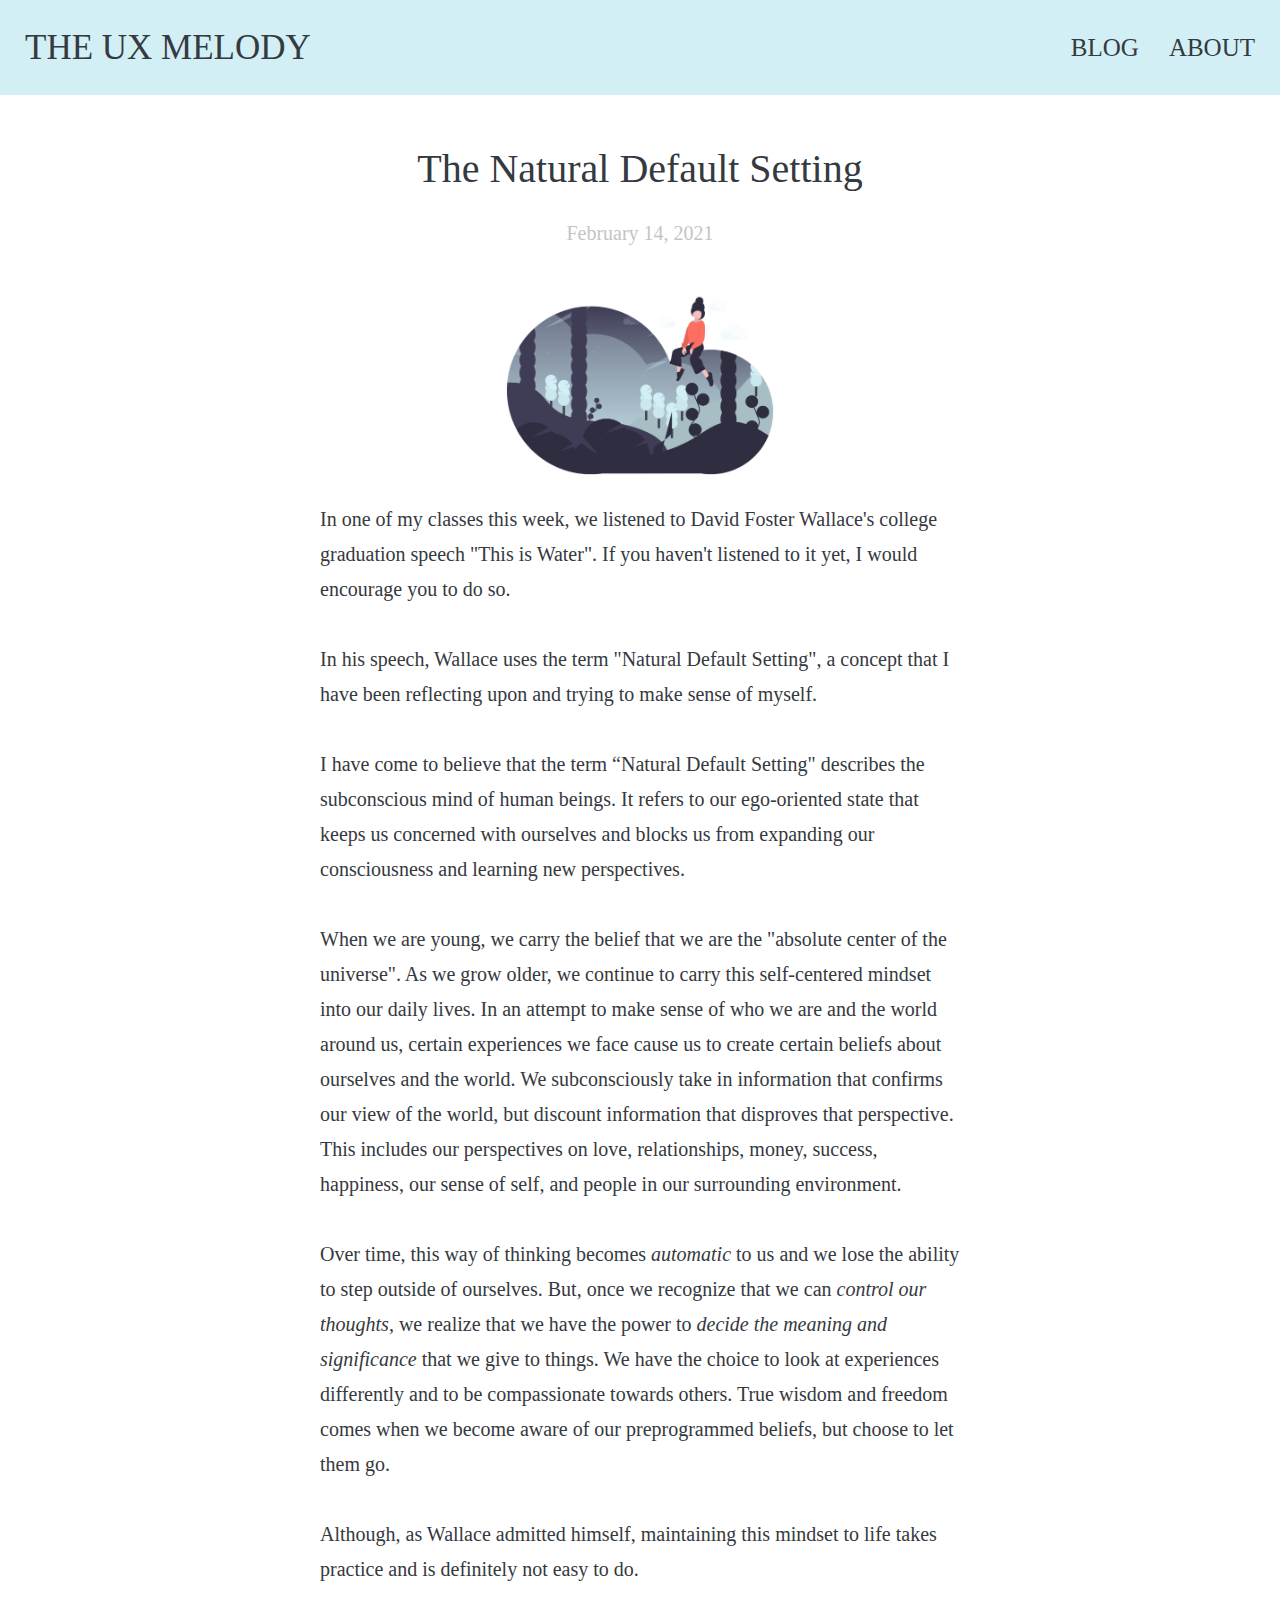
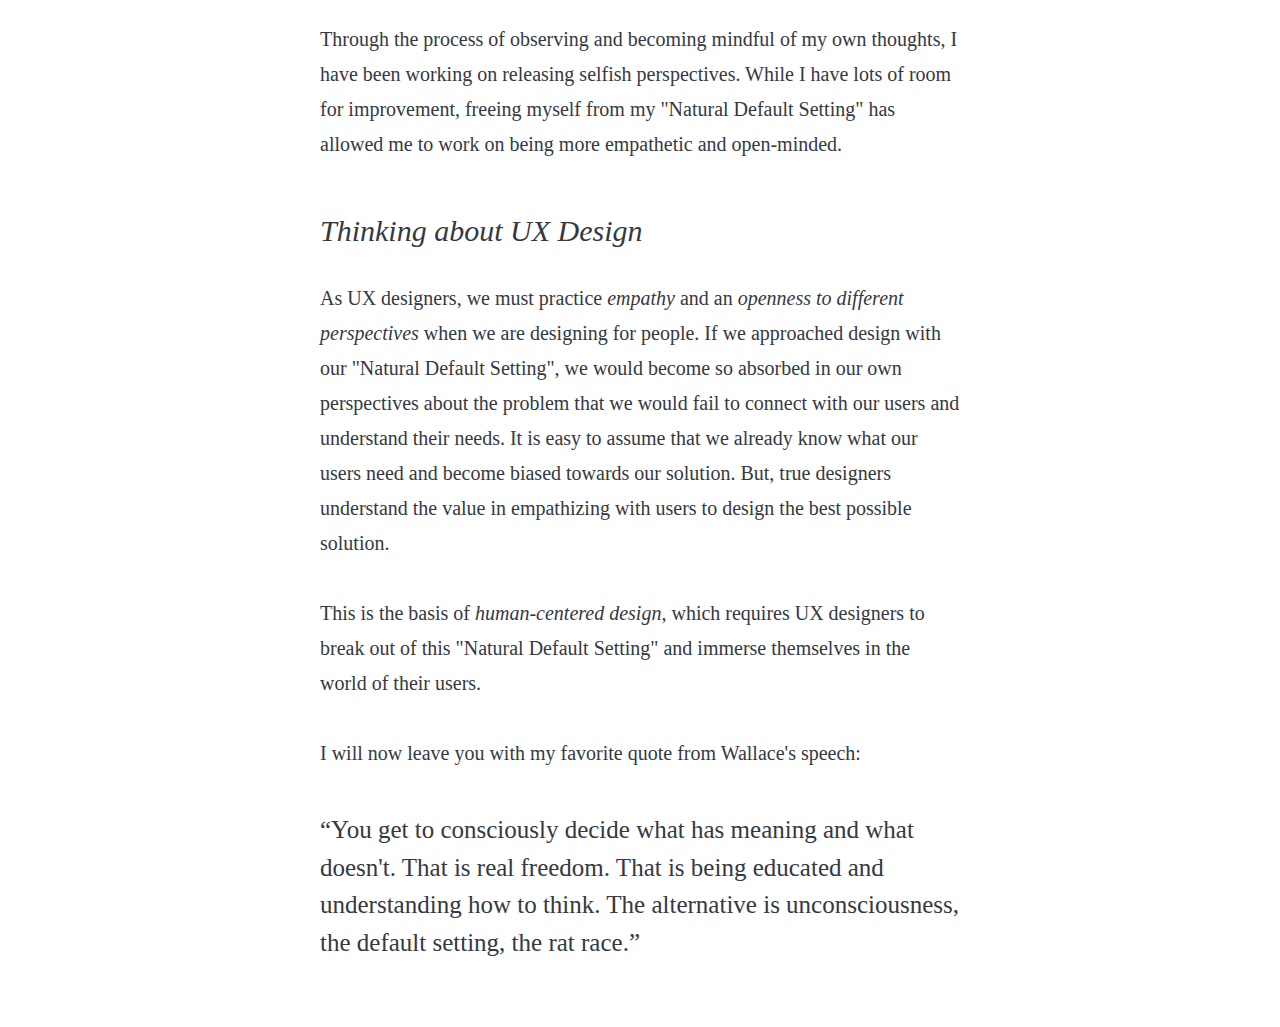
<file: blogpost3.html>
<!DOCTYPE html>
<html lang="en">
<head>
    <meta charset="utf-8">
    <meta name="viewport" content="width=device-width, initial-scale=1.0">
    <link rel="stylesheet" href="https://stackpath.bootstrapcdn.com/bootstrap/4.3.1/css/bootstrap.min.css" integrity="sha384-ggOyR0iXCbMQv3Xipma34MD+dH/1fQ784/j6cY/iJTQUOhcWr7x9JvoRxT2MZw1T" crossorigin="anonymous">
    <link rel="stylesheet" href="style.css">
    
<nav>
    
    <div class="header">
        <a href="index.html" class="logo">THE UX MELODY</a>
        <div class="header-right">
            <a class="active" onclick="underline(this);" href="blog.html">BLOG</a>
            <a onclick="underline(this);" href="about.html">ABOUT</a>
        </div>
    </div>
    
</nav>
    
<div class = "div_blog">
    
    <h1 class = "article_title">The Natural Default Setting</h1>
    
    <h2 class = "article_date">February 14, 2021</h2>
    
    <div class = "article">
        
            <img class = "article_image" src = "images/naturaldefaultsetting.png" alt = "Dreaming"/>
         
            <p class = "article_body">In one of my classes this week, we listened to David Foster Wallace's college graduation speech "This is Water". If you haven't listened to it yet, I would encourage you to do so. 
            
            <br><br>
                
            In his speech, Wallace uses the term "Natural Default Setting", a concept that I have been reflecting upon and trying to make sense of myself. 
                
            <br><br>
            
            I have come to believe that the term “Natural Default Setting" describes the subconscious mind of human beings. It refers to our ego-oriented state that keeps us concerned with ourselves and blocks us from expanding our consciousness and learning new perspectives. 
                
            <br><br>

            When we are young, we carry the belief that we are the "absolute center of the universe". As we grow older, we continue to carry this self-centered mindset into our daily lives. In an attempt to make sense of who we are and the world around us, certain experiences we face cause us to create certain beliefs about ourselves and the world. We subconsciously take in information that confirms our view of the world, but discount information that disproves that perspective. This includes our perspectives on love, relationships, money, success, happiness, our sense of self, and people in our surrounding environment. 
                
            <br><br>

            Over time, this way of thinking becomes <i>automatic</i> to us and we lose the ability to step outside of ourselves. But, once we recognize that we can <i>control our thoughts</i>, we realize that we have the power to <i>decide the meaning and significance</i> that we give to things. We have the choice to look at experiences differently and to be compassionate towards others. True wisdom and freedom comes when we become aware of our preprogrammed beliefs, but choose to let them go. 
            
            <br><br>
                
            Although, as Wallace admitted himself, maintaining this mindset to life takes practice and is definitely not easy to do. 
                
            <br><br>
                
            Through the process of observing and becoming mindful of my own thoughts, I have been working on releasing selfish perspectives. While I have lots of room for improvement, freeing myself from my "Natural Default Setting" has allowed me to work on being more empathetic and open-minded. 
                
            <br><br>
               
                
            <h1 class = "sub_sub_title">Thinking about UX Design</h1>
        
            <br>
        
            <p class = "article_body"> As UX designers, we must practice <i>empathy</i> and an <i>openness to different perspectives</i> when we are designing for people. If we approached design with our "Natural Default Setting", we would become so absorbed in our own perspectives about the problem that we would fail to connect with our users and understand their needs. It is easy to assume that we already know what our users need and become biased towards our solution. But, true designers understand the value in empathizing with users to design the best possible solution.
            
            <br><br>

            This is the basis of <i>human-centered design</i>, which requires UX designers to break out of this "Natural Default Setting" and immerse themselves in the world of their users. 
                
            <br><br>
                
            I will now leave you with my favorite quote from Wallace's speech: </p>
        
            <br>
            
            <p class ="quote_2">“You get to consciously decide what has meaning and what doesn't. That is real freedom. That is being educated and understanding how to think. The alternative is unconsciousness, the default setting, the rat race.”</p>


                
    </div>
    
</div>
</file>
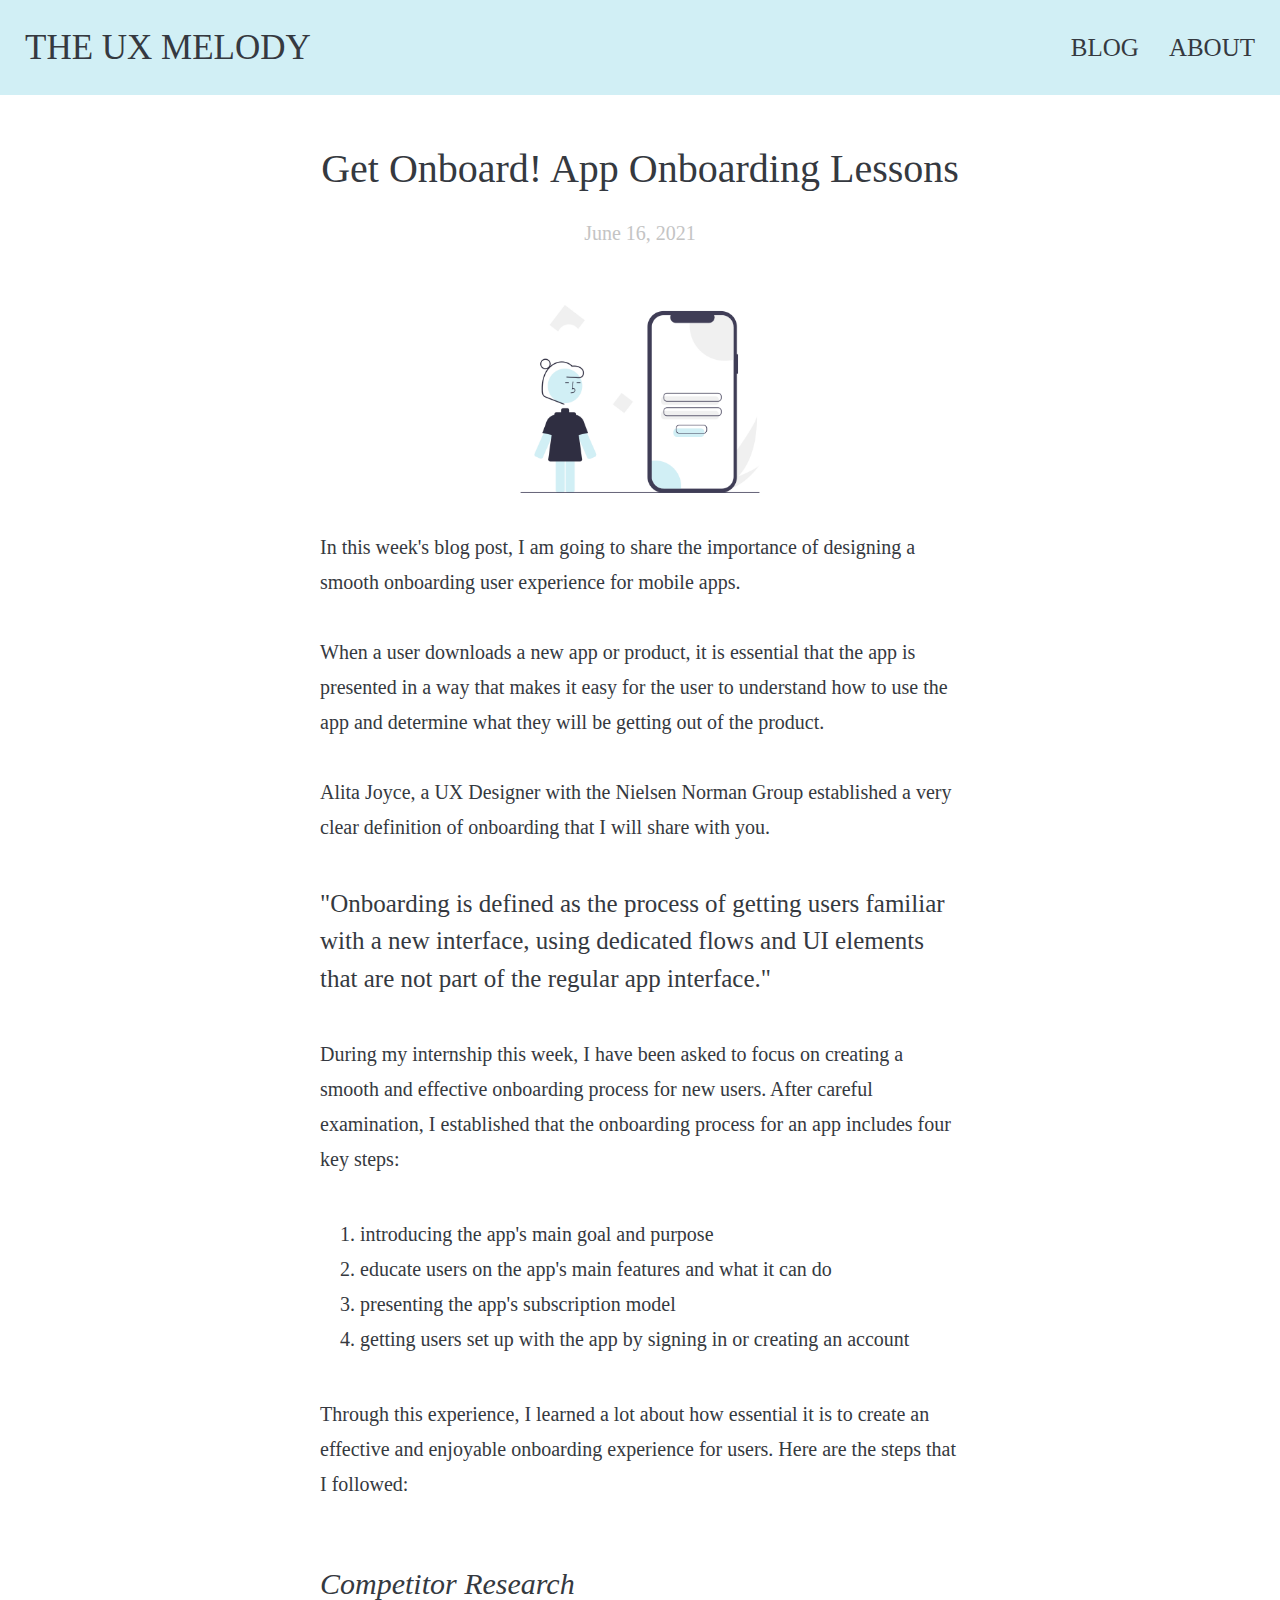
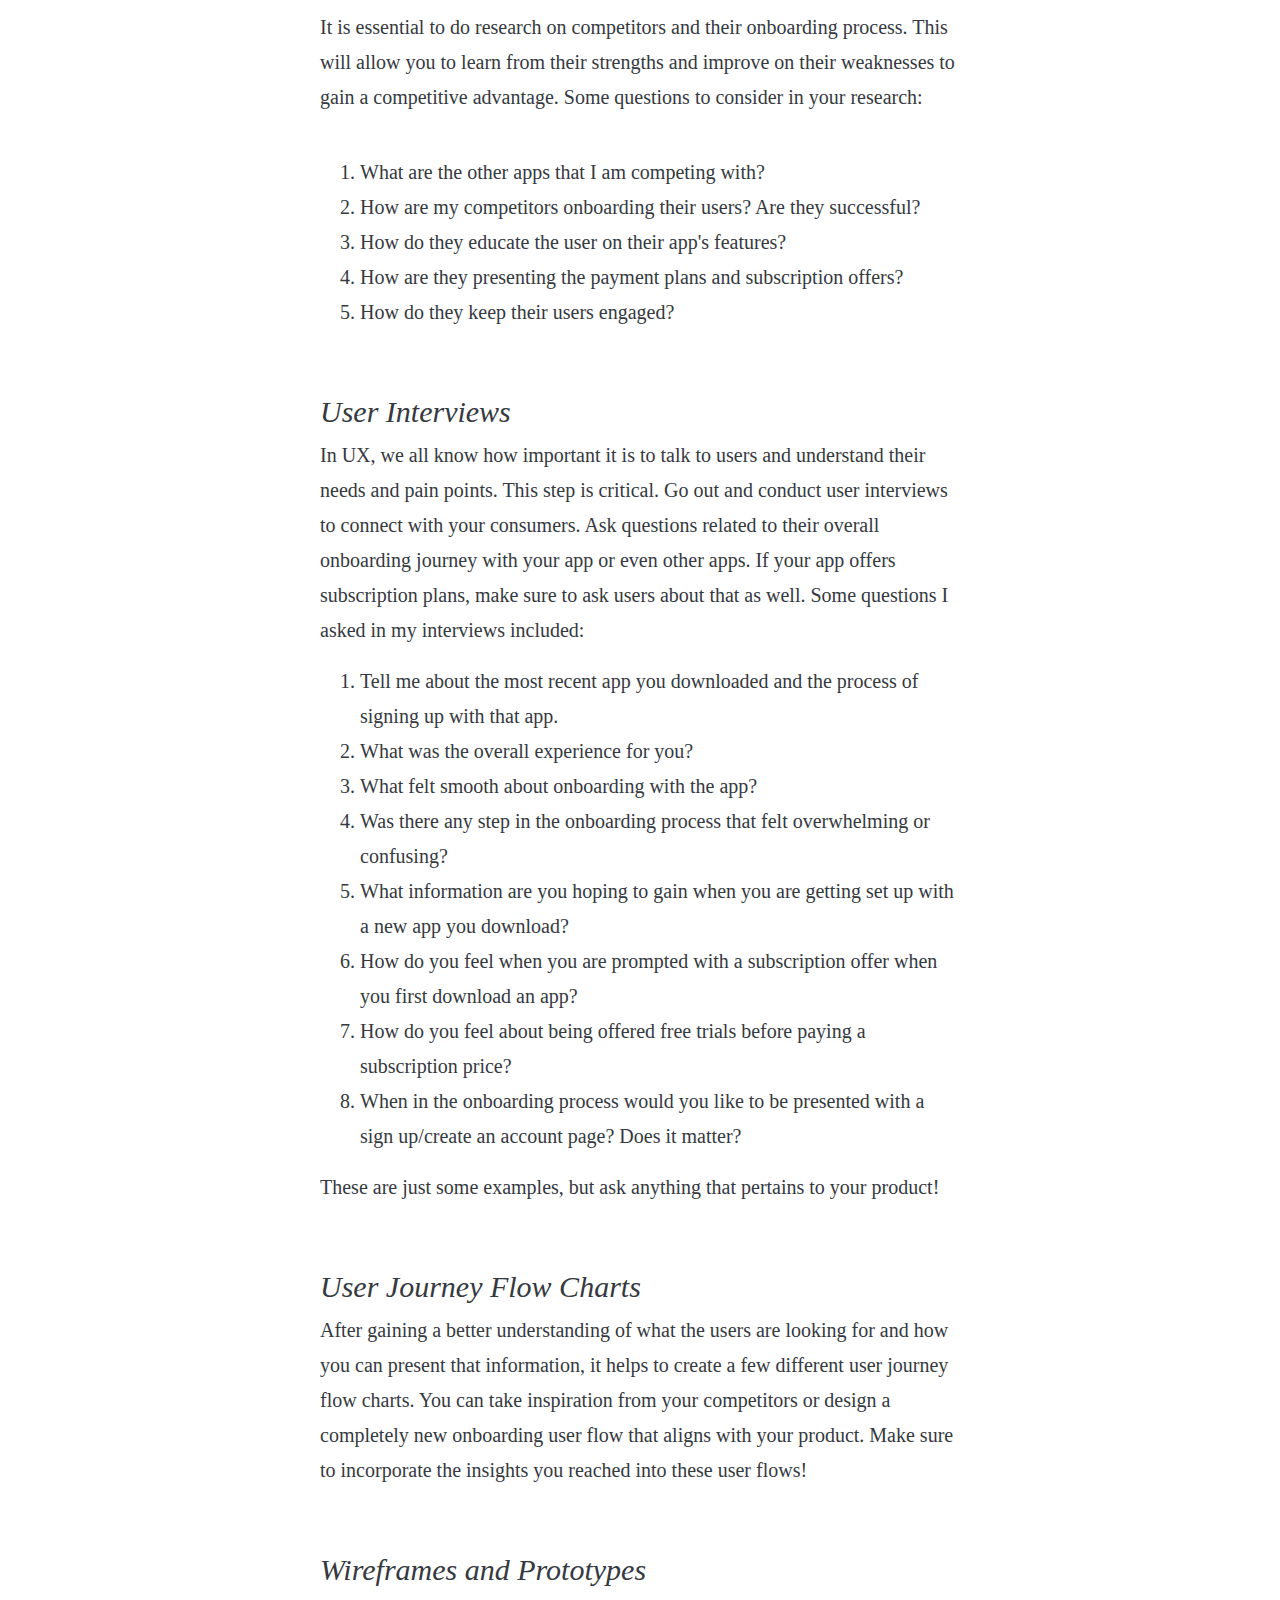
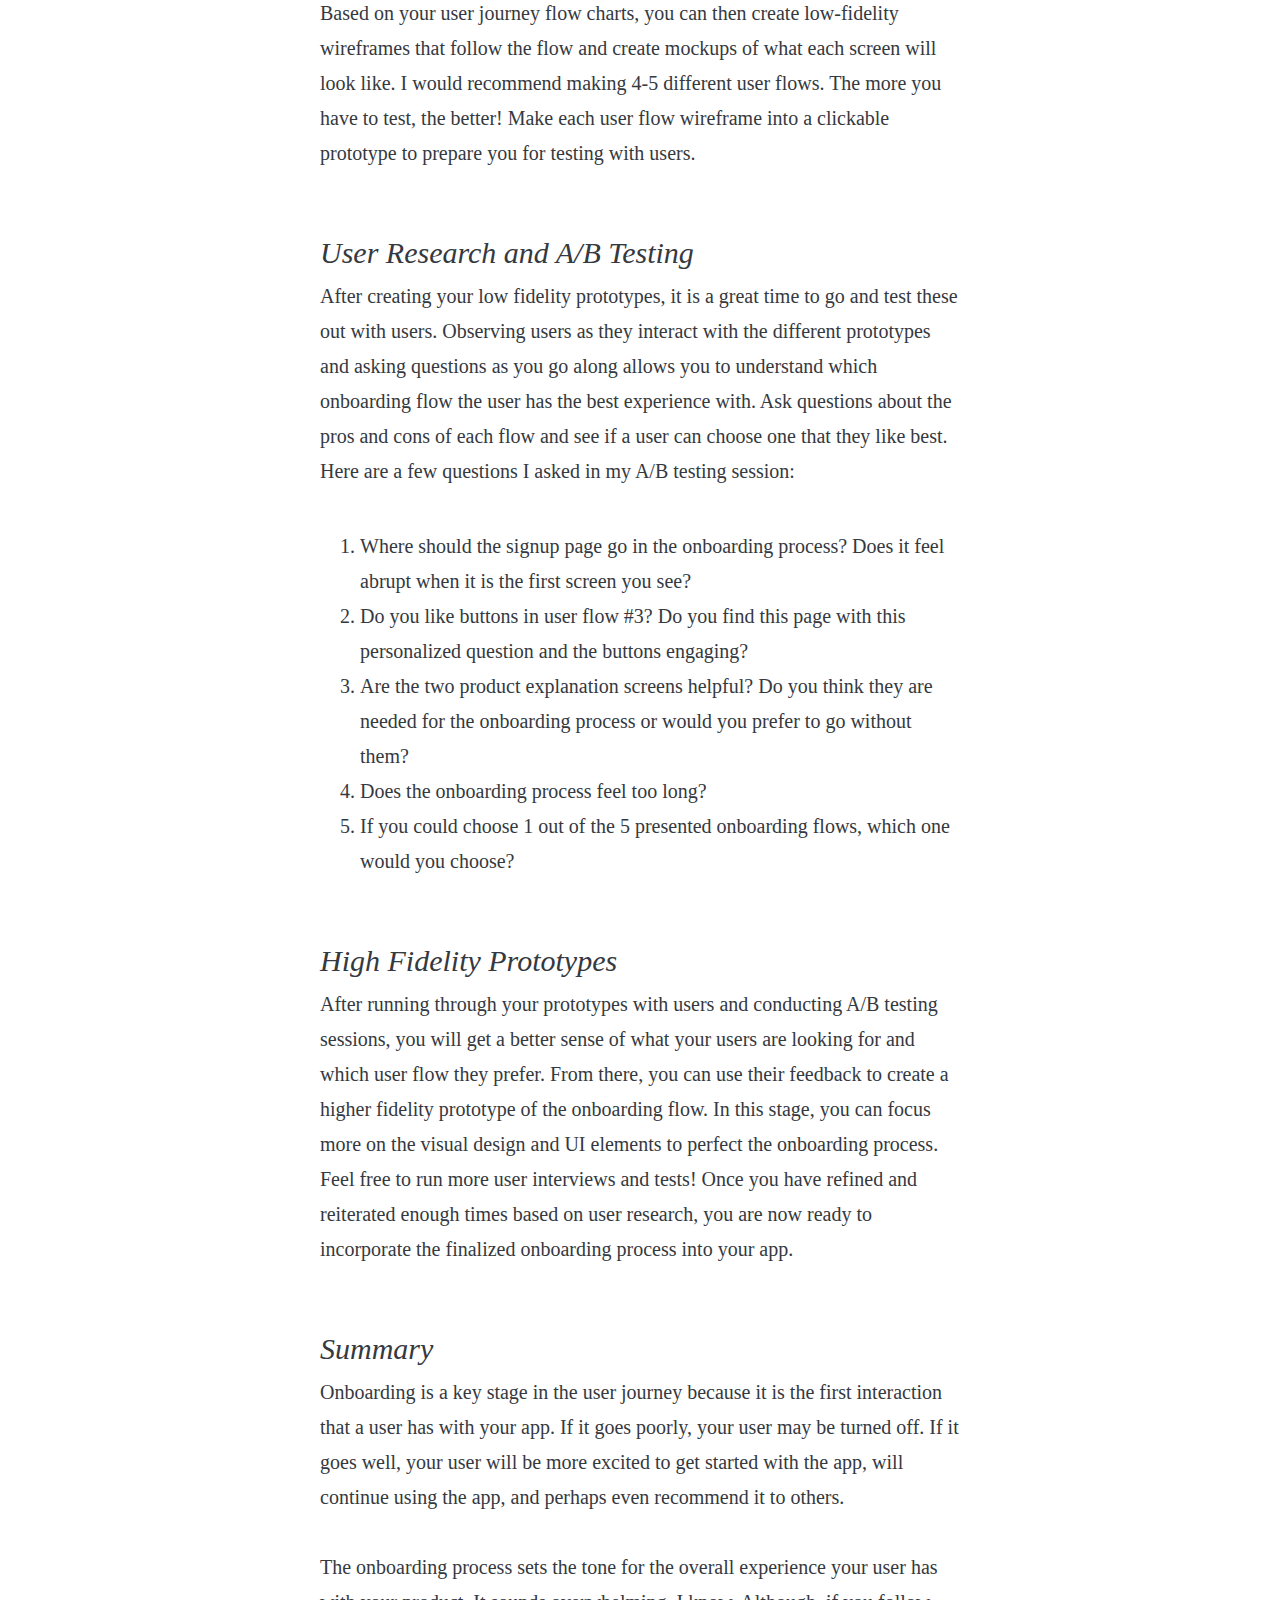
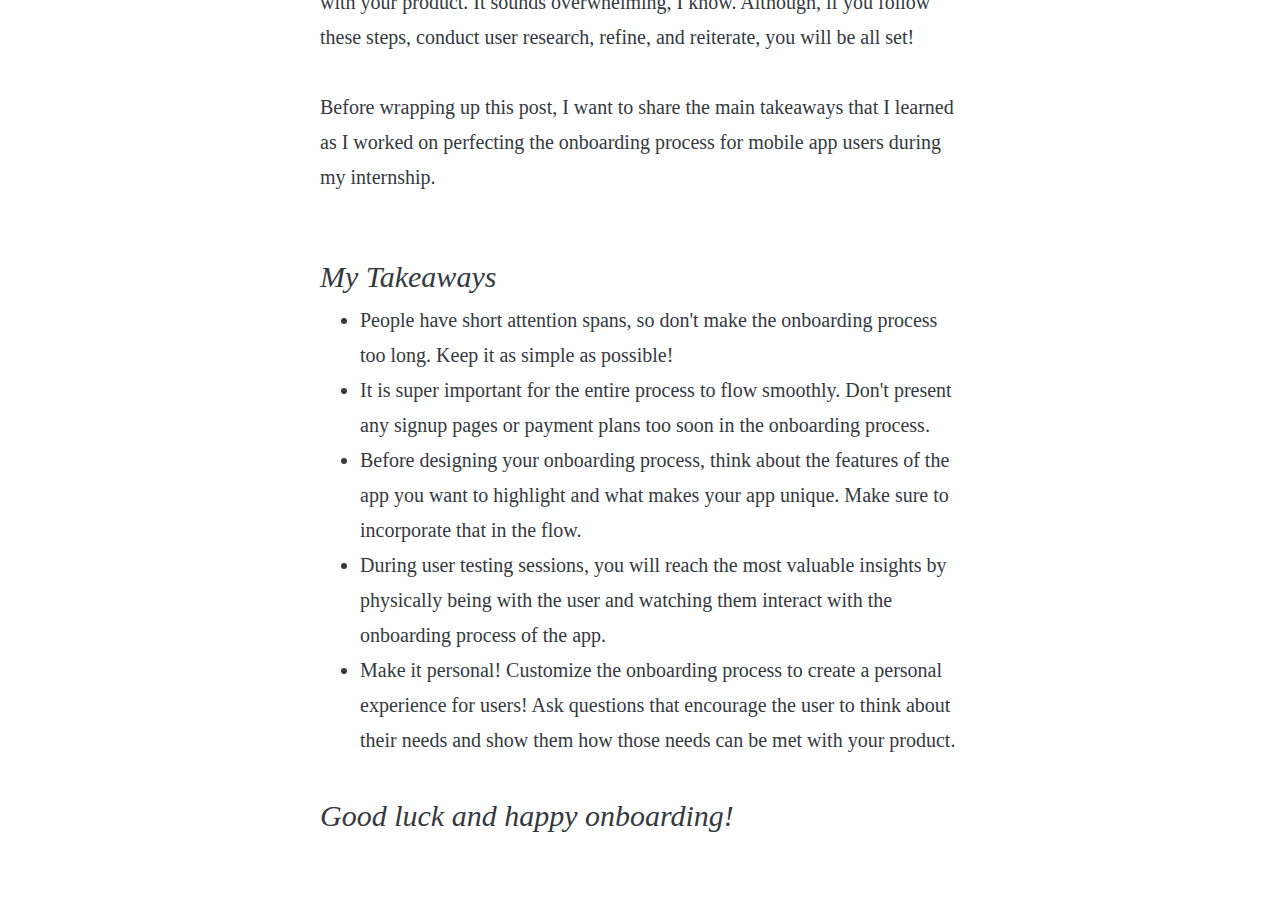
<file: blogpost4.html>
<!DOCTYPE html>
<html lang="en">
<head>
    <meta charset="utf-8">
    <meta name="viewport" content="width=device-width, initial-scale=1.0">
    <link rel="stylesheet" href="https://stackpath.bootstrapcdn.com/bootstrap/4.3.1/css/bootstrap.min.css" integrity="sha384-ggOyR0iXCbMQv3Xipma34MD+dH/1fQ784/j6cY/iJTQUOhcWr7x9JvoRxT2MZw1T" crossorigin="anonymous">
    <link rel="stylesheet" href="style.css">
    
<nav>
    
    <div class="header">
        <a href="index.html" class="logo">THE UX MELODY</a>
        <div class="header-right">
            <a class="active" onclick="underline(this);" href="blog.html">BLOG</a>
            <a onclick="underline(this);" href="about.html">ABOUT</a>
        </div>
    </div>
    
</nav>
    
<div class = "div_blog">
    
    <h1 class = "article_title">Get Onboard! App Onboarding Lessons</h1>
    
    <h2 class = "article_date">June 16, 2021</h2>
    
    <div class = "article">
        
            <img class = "article_image" src = "images/onboarding.png" alt = "Mobile App Onboarding"/>
         
            <p class = "article_body">In this week's blog post, I am going to share the importance of designing a smooth onboarding user experience for mobile apps.
            
            <br><br>
                
            When a user downloads a new app or product, it is essential that the app is presented in a way that makes it easy for the user to understand how to use the app and determine what they will be getting out of the product. 
                
            <br><br>
            
            Alita Joyce, a UX Designer with the Nielsen Norman Group established a very clear definition of onboarding that I will share with you.</p>
                
            <br>

            <p class ="quote_2">"Onboarding is defined as the process of getting users familiar with a new interface, using dedicated flows and UI elements that are not part of the regular app interface."</p>
                
            <br>

            <p class = "article_body">During my internship this week, I have been asked to focus on creating a smooth and effective onboarding process for new users. After careful examination, I established that the onboarding process for an app includes four key steps:</p>
            
            <br>
        
            <div class = "article_body">
                <ol>
                    <li>introducing the app's main goal and purpose</li>
                    <li>educate users on the app's main features and what it can do</li>
                    <li>presenting the app's subscription model</li>
                    <li>getting users set up with the app by signing in or creating an account</li>
                </ol>
            </div>
                
            <br>
                
                <p class = "article_body">Through this experience, I learned a lot about how essential it is to create an effective and enjoyable onboarding experience for users. Here are the steps that I followed: </p>
                
            <br><br>
               
                
            <h1 class = "sub_sub_title">Competitor Research</h1>
        
            <p class = "article_body">It is essential to do research on competitors and their onboarding process. This will allow you to learn from their strengths and improve on their weaknesses to gain a competitive advantage. Some questions to consider in your research:</p> 
            
            <br>

            <div class = "article_body">
                <ol>
                    <li>What are the other apps that I am competing with?</li>
                    <li>How are my competitors onboarding their users? Are they successful?</li>
                    <li>How do they educate the user on their app's features?</li>
                    <li>How are they presenting the payment plans and subscription offers?</li>
                    <li>How do they keep their users engaged?</li>
                </ol>
            </div>
                
            <br><br>
                
            <h1 class = "sub_sub_title">User Interviews</h1>
        
            <p class = "article_body">In UX, we all know how important it is to talk to users and understand their needs and pain points. This step is critical. Go out and conduct user interviews to connect with your consumers. Ask questions related to their overall onboarding journey with your app or even other apps. If your app offers subscription plans, make sure to ask users about that as well. Some questions I asked in my interviews included:  

                <br>
                
                <div class = "article_body">
                <ol>
                    <li>Tell me about the most recent app you downloaded and the process of signing up with that app.</li>
                    <li>What was the overall experience for you?</li>
                    <li>What felt smooth about onboarding with the app?</li>
                    <li>Was there any step in the onboarding process that felt overwhelming or confusing?</li>
                    <li>What information are you hoping to gain when you are getting set up with a new app you download?</li>
                    <li>How do you feel when you are prompted with a subscription offer when you first download an app?</li>
                    <li>How do you feel about being offered free trials before paying a subscription price?</li>
                    <li>When in the onboarding process would you like to be presented with a sign up/create an account page? Does it matter?</li>
                </ol>
            </div>
        
                <p class = "article_body">These are just some examples, but ask anything that pertains to your product!</p>

            <br><br>
        
            <h1 class = "sub_sub_title">User Journey Flow Charts</h1>

                <p class = "article_body">After gaining a better understanding of what the users are looking for and how you can present that information, it helps to create a few different user journey flow charts. You can take inspiration from your competitors or design a completely new onboarding user flow that aligns with your product. Make sure to incorporate the insights you reached into these user flows!</p>
        
            <br><br>
        
            <h1 class = "sub_sub_title">Wireframes and Prototypes</h1>

                <p class = "article_body">Based on your user journey flow charts, you can then create low-fidelity wireframes that follow the flow and create mockups of what each screen will look like. I would recommend making 4-5 different user flows. The more you have to test, the better! Make each user flow wireframe into a clickable prototype to prepare you for testing with users.</p>
        
            <br><br>
        
            <h1 class = "sub_sub_title">User Research and A/B Testing</h1>

                <p class = "article_body">After creating your low fidelity prototypes, it is a great time to go and test these out with users. Observing users as they interact with the different prototypes and asking questions as you go along allows you to understand which onboarding flow the user has the best experience with. Ask questions about the pros and cons of each flow and see if a user can choose one that they like best. Here are a few questions I asked in my A/B testing session:</p>
                    
                <br>
    
                <div class = "article_body">
                <ol>
                    <li>Where should the signup page go in the onboarding process? Does it feel abrupt when it is the first screen you see?</li>
                    <li>Do you like buttons in user flow #3?  Do you find this page with this personalized question and the buttons engaging?</li>
                    <li>Are the two product explanation screens helpful? Do you think they are needed for the onboarding process or would you prefer to go without them?</li>
                    <li>Does the onboarding process feel too long?</li>
                    <li>If you could choose 1 out of the 5 presented onboarding flows, which one would you choose?</li>
                </ol>
                </div>
        
            <br><br>
        
            <h1 class = "sub_sub_title">High Fidelity Prototypes</h1>

                <p class = "article_body">After running through your prototypes with users and conducting A/B testing sessions, you will get a better sense of what your users are looking for and which user flow they prefer. From there, you can use their feedback to create a higher fidelity prototype of the onboarding flow. In this stage, you can focus more on the visual design and UI elements to perfect the onboarding process. Feel free to run more user interviews and tests! Once you have refined and reiterated enough times based on user research, you are now ready to incorporate the finalized onboarding process into your app.</p>
        
            <br><br>
        
            <h1 class = "sub_sub_title">Summary</h1>

                <p class = "article_body">Onboarding is a key stage in the user journey because it is the first interaction that a user has with your app. If it goes poorly, your user may be turned off. If it goes well, your user will be more excited to get started with the app, will continue using the app, and perhaps even recommend it to others. 
                
                <br><br>

                The onboarding process sets the tone for the overall experience your user has with your product. It sounds overwhelming, I know. Although, if you follow these steps, conduct user research, refine, and reiterate, you will be all set!
                    
                <br><br>

                Before wrapping up this post, I want to share the main takeaways that I learned as I worked on perfecting the onboarding process for mobile app users during my internship.</p>
        
            <br><br>
        
            <h1 class = "sub_sub_title">My Takeaways</h1>
            <div class = "article_body">
                <ul>
                    <li>People have short attention spans, so don't make the onboarding process too long. Keep it as simple as possible!</li>
                    <li>It is super important for the entire process to flow smoothly. Don't present any signup pages or payment plans too soon in the onboarding process.</li>
                    <li>Before designing your onboarding process, think about the features of the app you want to highlight and what makes your app unique. Make sure to incorporate that in the flow.</li>
                    <li>During user testing sessions, you will reach the most valuable insights by physically being with the user and watching them interact with the onboarding process of the app.</li>
                    <li>Make it personal! Customize the onboarding process to create a personal experience for users! Ask questions that encourage the user to think about their needs and show them how those needs can be met with your product.</li>
                </ul>
            </div>
            <br>
                
        <h1 class = "sub_sub_title">Good luck and happy onboarding!</h1>
        
            <br>
            

                
    </div>
    
</div>
</file>
<file: style.css>
/* Header */
.header {
    overflow: hidden; 
    background-color:#D1EFF5;
	padding: 20px 10px; 
}

.header a {
    float: left; 
    color: #353940; 
    text-align: center; 
    padding: 15px; 
    text-decoration: none;
    font-family:"Cuprum";
    font-style: "bold";
    font-size: 25px; 
    line-height: 25px; 
    border-radius: 4px;
}

.header a.logo{
    font-family:"Cuprum";
    font-size: 35px; 
    color: #353940; 
}

.header a.logo:hover{
    text-decoration:none; 
    
}

.header a:hover {
	color: white;
}


.header-right {
    float: right;
}

/* Home Page */

.boombox {
    display:block;
    margin-left: auto;
    margin-right: auto;  
    padding-top:50px;
    padding-bottom:30px;
    width:600px;
}

.div_text {
    margin:auto;
    width:40%;
}

.intro_text {
    font-family:"Cuprum";
    font-size: 80px;
    text-align:center;
}


/* About */

#about_title {
    font-family:"Cuprum";
    font-style:bold;
    color: #353940;
    font-size:40px;
    padding-top:50px;
}

#about_image {
    float: right;
    margin-right:120px;
    padding-top:50px;
    width:30%;

}

.about_text {
    font-family:"Cuprum";
    color:#353940;
    font-size:25px;
    padding-top:20px;
}

.about_paragraph {
    margin-left:120px;
    width:45%;
}

/* Blog */

.div_blog {
    margin:auto;
    text-align:center;
}

.blog_title {
    font-family:"Cuprum";
    font-style:bold;
    color: #353940;
    font-size:40px;
    padding-top:50px;
}

.section_title {
    font-family:"Cuprum";
    font-style:bold;
    color: #353940;
    font-size:25px;
    padding-top:20px;
    margin-left:40px;
}


.article_title {
    width:50%;
    margin-left:auto;
    margin-right:auto;
    text-align:center;
    font-family:"Cuprum";
    font-style:bold;
    color: #353940;
    text-align:center;
    font-size:40px;
    padding-top:50px;
    
}

.article{
    width:50%;
    margin-left:auto;
    margin-right:auto;
    text-align:left;
    padding-top:25px;
    padding-bottom:50px;
}

.article_body{
    font-family:"Cuprum";
    color:#353940;
    font-size:20px;
    line-height:1.75;
    
}

.article_date {
    font-family:"Cuprum";
    color:#C4C4C4;
    padding-top:20px;
    font-size:20px;
}

.article_image {
    padding-bottom:10px;
    display: block;
    margin-left:auto;
    margin-right:auto;
    width:50%;
}

.sub_title{
    font-family:"Cuprum";
    font-style:bold;
    font-size:35px;
    color: #353940;
    text-decoration:underline;
}

.quote {
    font-family:"Cuprum";
    font-style:bold italic;
    font-size:28px;
    color: #353940;
}

.quote_2 {
    font-family:"Cuprum";
    font-style:bold italic;
    font-size:25px;
    color: #353940;
}

.sub_sub_title{
    font-family:"Cuprum";
    font-style:italic;
    font-size:30px;
    color: #353940;
}

.italic {
    font-style: italic;
}

.bold {
    font-style: bold;
}


/* Blog Cards */

.section{
    padding-bottom:50px;
}

.card {
    margin-top:20px;
    margin-left:40px;
}

.card-deck {
    margin: 20px;
}

.card-img-top {
    display: block;
    margin-left: auto;
    margin-right: auto;
    width:380px;
    height:260px;
}

.card-title {
    font-family:"Cuprum";
    font-style:bold;
    color:#353940;
    font-size:28px;
    padding-top:20px;
}

.card-text {
    font-family:"Cuprum";
    color:#C4C4C4;
    font-size:18px;
    padding-top:10px;
}

.text-muted {
    font-family:"Cuprum";
    color:#C4C4C4;
    font-size:16px;
}

@media only screen 
  and (min-device-width: 375px) and (max-device-width:812px) { 
      
/* Header */
      
.header {
    background-color:#D1EFF5;
	padding: 10px 5px; 
}

.header a {
    float: left; 
    padding: 10px; 
    font-size: 15px; 
    border-radius:4px;
}

.header a.logo{
    font-size: 20px; 
}

/* Home Page */

.boombox {
    padding-top:30px;
    width:300px;
}

.div_text {
    margin:auto;
    width:80%;
}

.intro_text {
    font-size:35px;
}


/* About */

#about_title {
    font-size:30px;
    padding-top:50px;
    margin-left:20px;
}

#about_image {
    margin-right:60px;
    margin-left:60px;
    padding-bottom:50px;
    width:70%;

}

.about_text {
    font-size:18px;
    padding-top:20px;
    margin-left:20px;
}

.about_paragraph {
    margin:0px;
    padding-left:40px;
    width:90%;
}

/* Blog */


.blog_title {
    font-size:30px;
    padding-top:30px;
}

.section_title {
    margin-left:22px;
    font-size:25px;
}


.article_title {
    width:70%;
    margin-left:auto;
    margin-right:auto;
    text-align:center;
    font-size:35px;
    padding-top:50px;
    
}

.article{
    width:80%;
}

.article_date {
    font-size:19px;
}

.article_image {
    display: block;
    margin-left:auto;
    margin-right:auto;
    width:100%;
}

.sub_title{
    font-family:"Cuprum";
    font-style:bold;
    font-size:35px;
    color: #353940;
    text-decoration:underline;
}

.quote {
    font-family:"Cuprum";
    font-style:bold italic;
    font-size:28px;
    color: #353940;
}

.quote_2 {
    font-family:"Cuprum";
    font-style:bold italic;
    font-size:25px;
    color: #353940;
}

.sub_sub_title{
    font-family:"Cuprum";
    font-style:italic;
    font-size:30px;
    color: #353940;
}

.italic {
    font-style: italic;
}

.bold {
    font-style: bold;
}


/* Blog Cards */

.section{
    padding-bottom:50px;
}

.card {
    margin-top:15px;
    margin-left:0px;
}

.card-deck {
    margin:20px;
}

.card-img-top {
    display: block;
    margin-left: auto;
    margin-right: auto;
    width:300px;
    height:200px;
}

.card-title {
    font-size:24px;
}

.card-text {
    font-size:16px;
    padding-top:10px;
}

.text-muted {
    font-size:15px;
}

      

}
</file>
